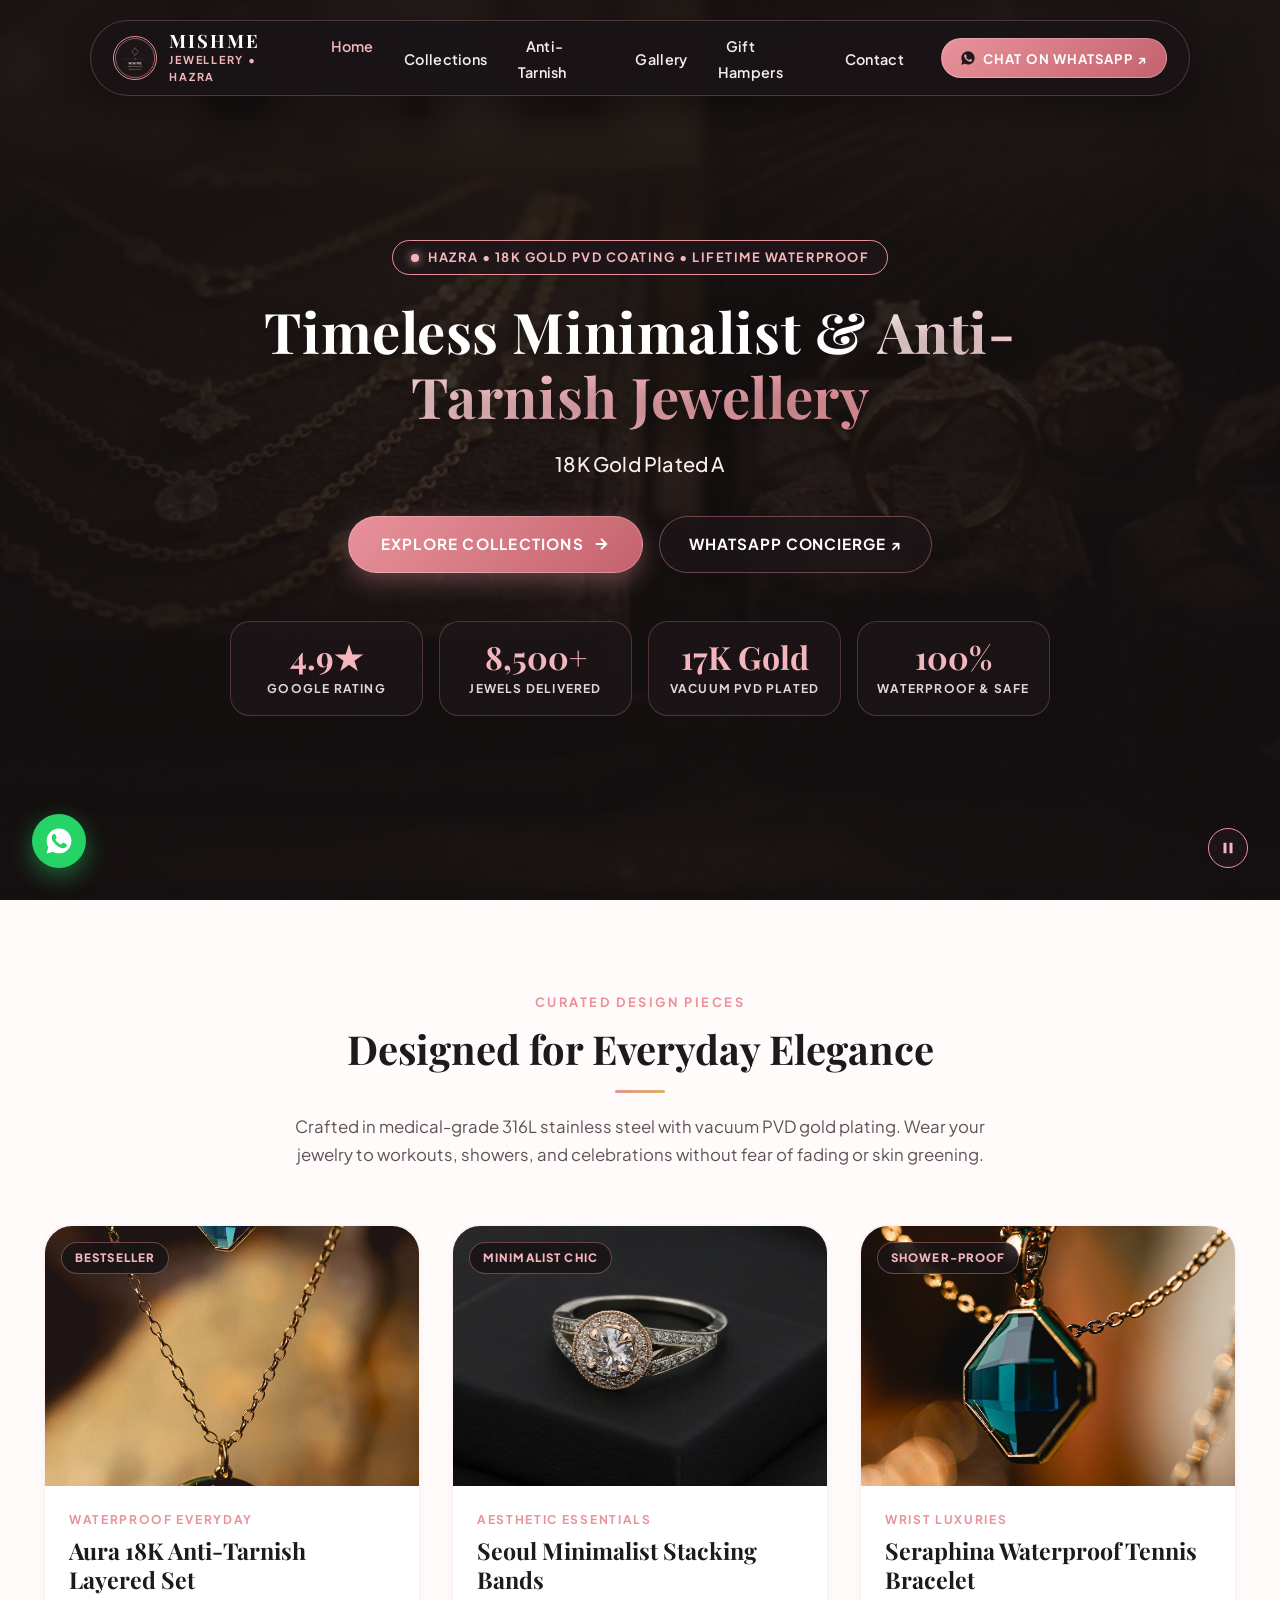
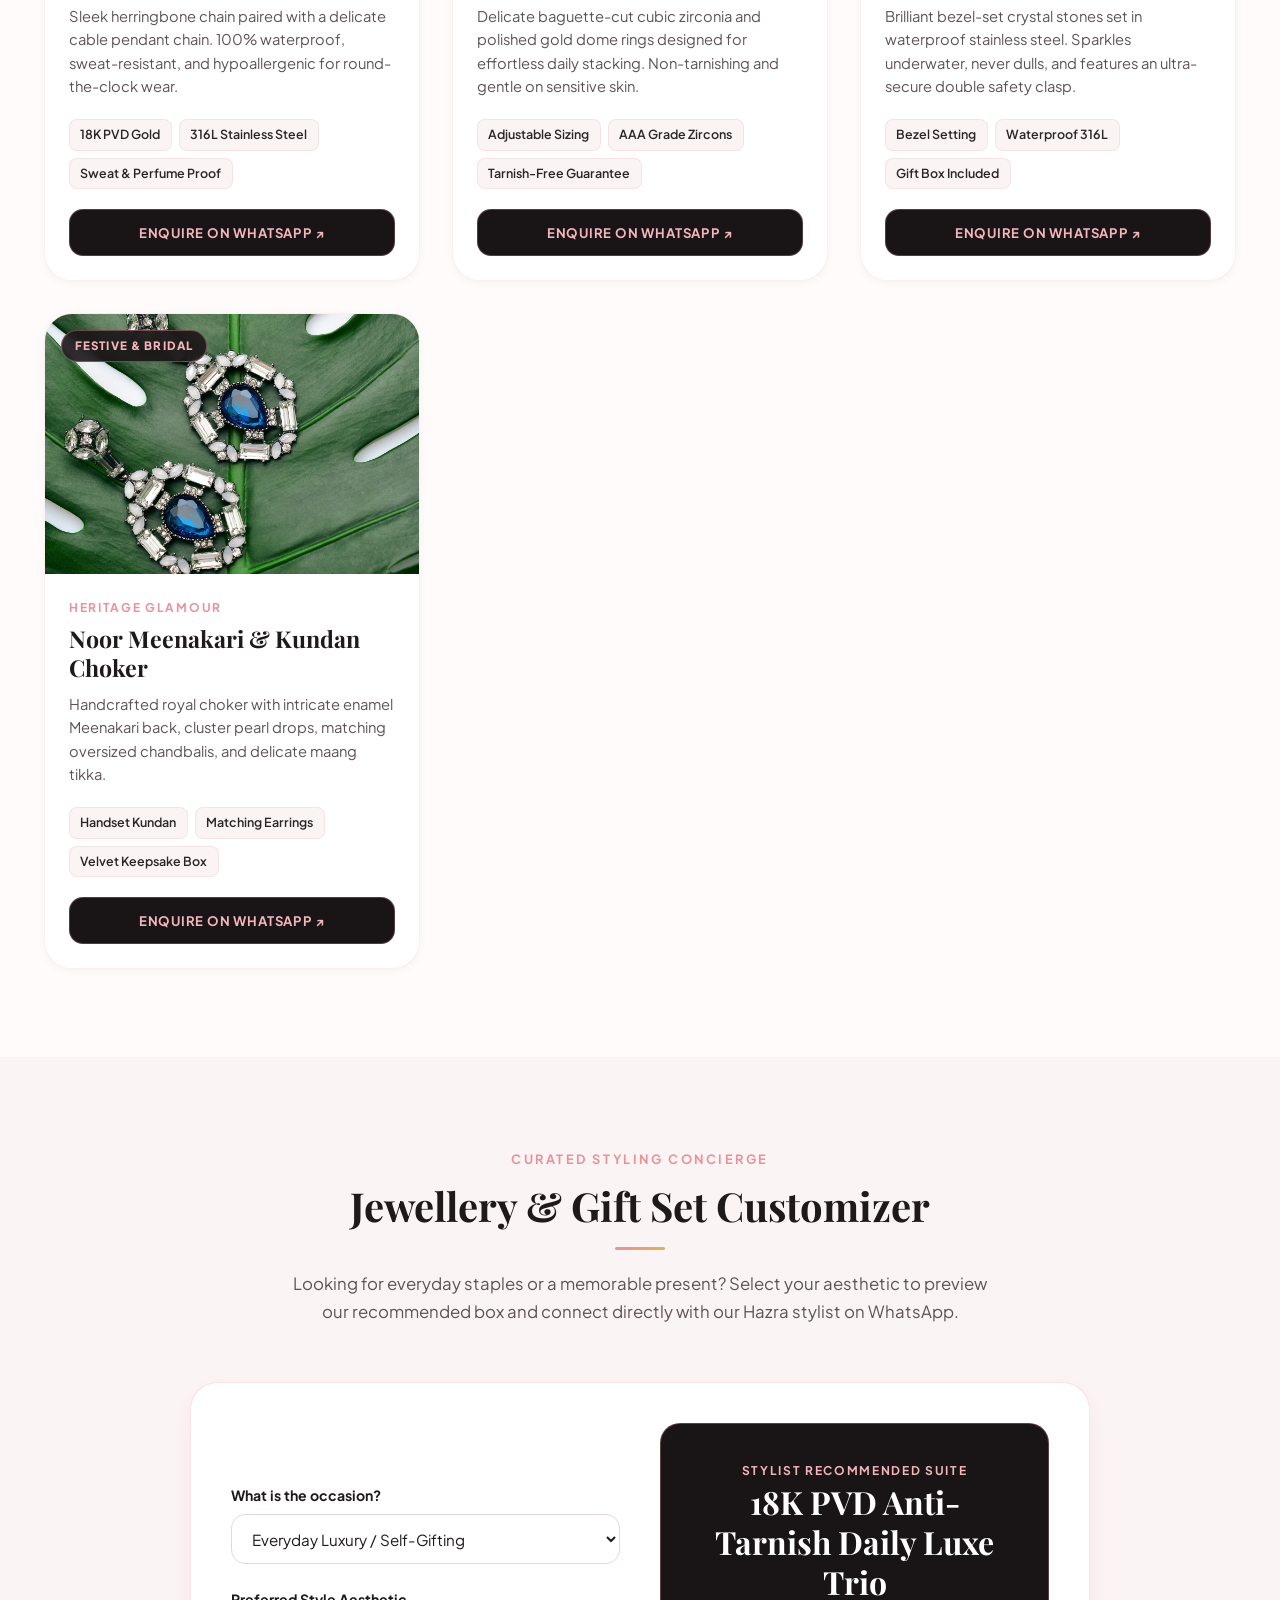
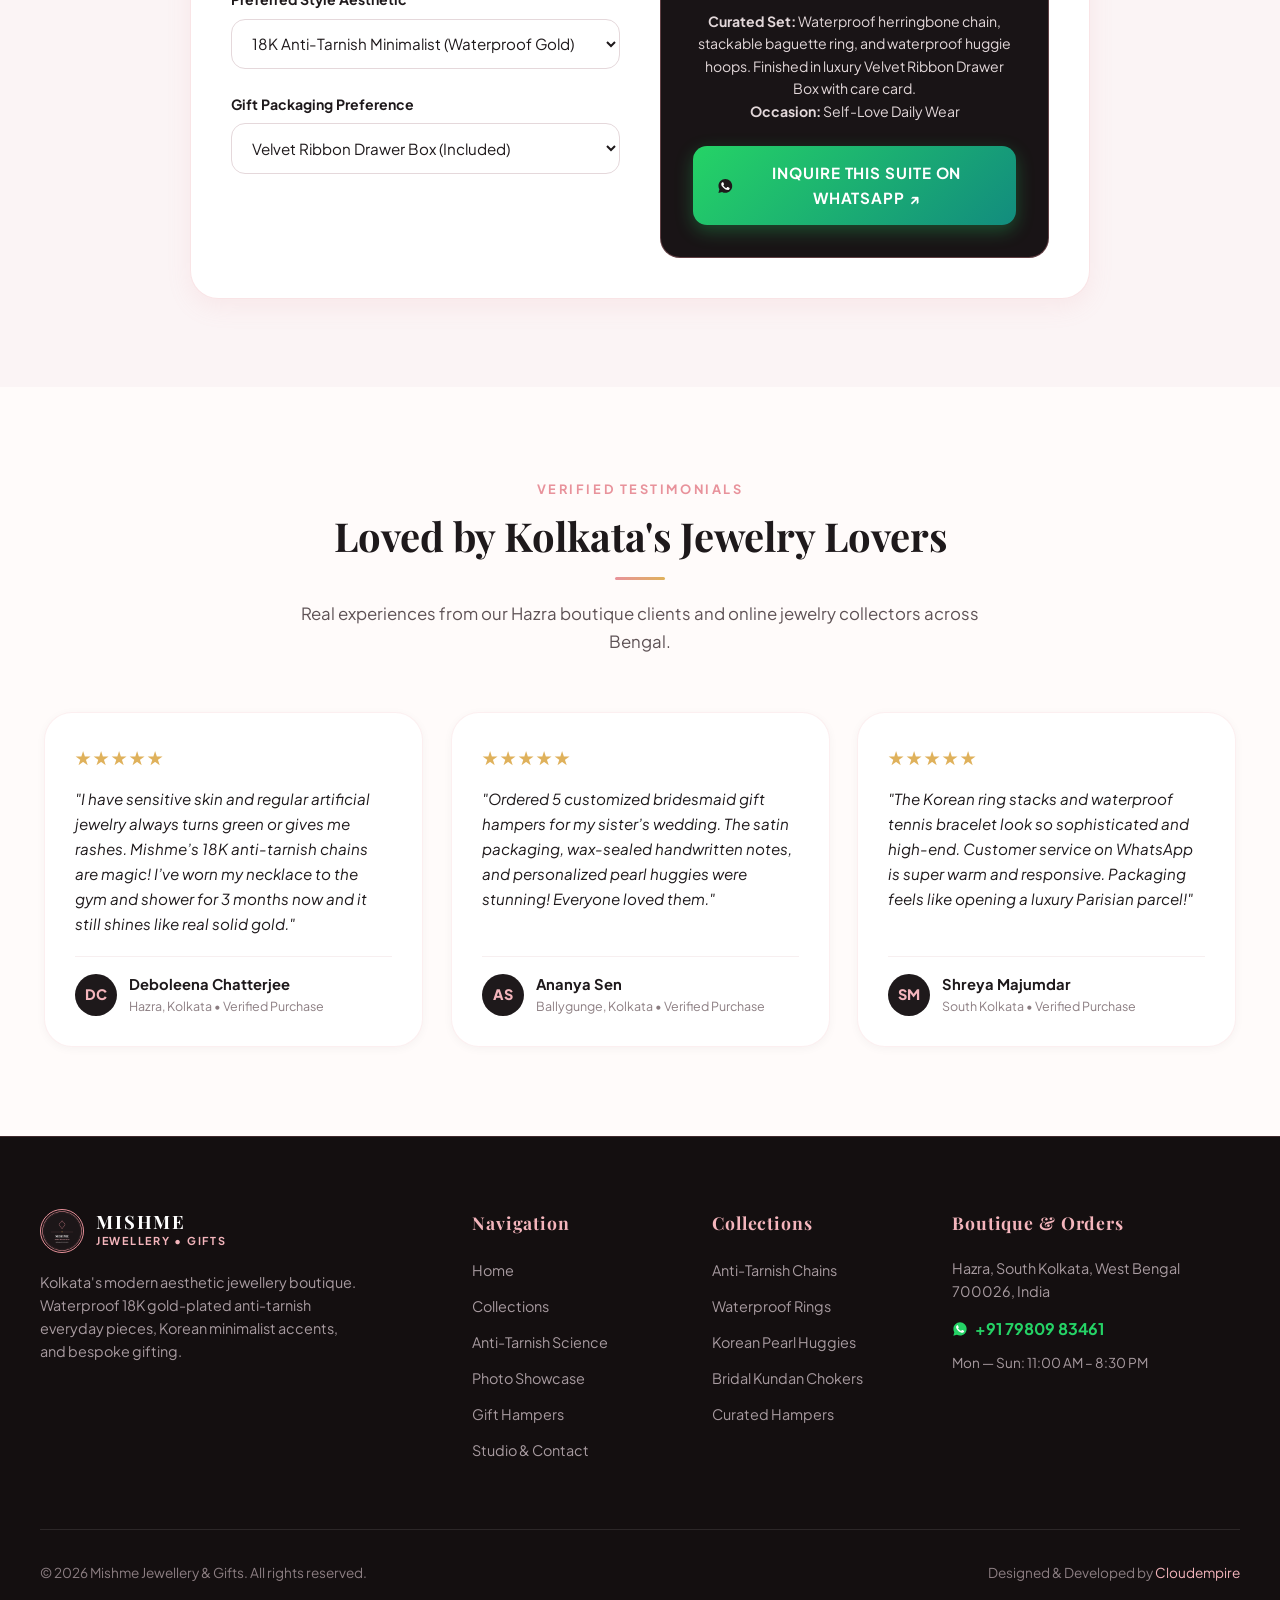
<file: index.html>
<!DOCTYPE html>
<html lang="en">
<head>
  <meta charset="UTF-8">
  <meta name="viewport" content="width=device-width, initial-scale=1.0">
  <title>Mishme Jewellery & Gifts — Anti-Tarnish & Minimalist Jewellery | Hazra, Kolkata</title>
  <meta name="description" content="Discover 18K gold-plated anti-tarnish waterproof jewellery, Korean minimalist chains, royal Kundan chokers & bespoke curated gift hampers in Hazra, Kolkata.">

  <!-- Favicon Suite -->
  <link rel="icon" type="image/svg+xml" href="assets/images/favicon.svg">
  <link rel="icon" type="image/png" sizes="32x32" href="assets/images/favicon-32x32.png">
  <link rel="shortcut icon" href="assets/images/favicon.ico">
  <link rel="apple-touch-icon" sizes="180x180" href="assets/images/apple-touch-icon.png">

  <!-- Fonts -->
  <link rel="preconnect" href="https://fonts.googleapis.com">
  <link rel="preconnect" href="https://fonts.gstatic.com" crossorigin>
  <link href="https://fonts.googleapis.com/css2?family=Playfair+Display:ital,wght@0,600;0,700;0,900;1,600&family=Plus+Jakarta+Sans:wght@400;500;600;700;800&display=swap" rel="stylesheet">

  <link rel="stylesheet" href="css/style.css">
</head>
<body>

  <!-- FLOATING NAVBAR -->
  <header class="site-header">
    <nav class="nav-pill-wrapper" aria-label="Main Navigation">
      <a href="index.html" class="brand-block">
        <div class="brand-emblem-wrap">
          <img src="assets/images/logo.png" alt="Mishme Jewellery Royal Emblem" class="brand-emblem">
        </div>
        <div class="brand-text-wrap">
          <span class="brand-name">MISHME</span>
          <span class="brand-sub">JEWELLERY &#8226; HAZRA</span>
        </div>
      </a>

      <ul class="nav-links">
        <li><a href="index.html" class="nav-link active">Home</a></li>
        <li><a href="collections.html" class="nav-link">Collections</a></li>
        <li><a href="quality.html" class="nav-link">Anti-Tarnish</a></li>
        <li><a href="gallery.html" class="nav-link">Gallery</a></li>
        <li><a href="gifting.html" class="nav-link">Gift Hampers</a></li>
        <li><a href="contact.html" class="nav-link">Contact</a></li>
      </ul>

      <div class="header-actions">
        <a href="https://wa.me/917980983461?text=Namaste%20Mishme!%20I'd%20like%20to%20view%20your%20jewellery%20catalogue." class="btn-cta-pill" target="_blank" rel="noopener noreferrer">
          <svg width="16" height="16" viewBox="0 0 24 24" fill="none">
            <path d="M12.04 2C6.58 2 2.13 6.45 2.13 11.91C2.13 13.66 2.59 15.36 3.45 16.86L2.05 22L7.3 20.62C8.75 21.41 10.38 21.83 12.04 21.83C17.5 21.83 21.95 17.38 21.95 11.92C21.95 6.46 17.5 2 12.04 2Z" fill="#1e191b"/>
            <path d="M17.53 14.37C17.23 14.22 15.75 13.49 15.48 13.39C15.2 13.29 15 13.24 14.81 13.54C14.61 13.84 14.05 14.49 13.88 14.69C13.71 14.89 13.54 14.91 13.24 14.76C12.94 14.61 11.98 14.3 10.85 13.29C9.97 12.5 9.37 11.53 9.2 11.23C9.03 10.93 9.18 10.77 9.33 10.62C9.47 10.48 9.64 10.26 9.79 10.09C9.94 9.92 9.99 9.79 10.09 9.59C10.19 9.39 10.14 9.22 10.06 9.07C9.99 8.92 9.42 7.52 9.18 6.95C8.95 6.4 8.71 6.47 8.54 6.46C8.38 6.46 8.19 6.45 7.99 6.45C7.79 6.45 7.47 6.52 7.2 6.82C6.93 7.12 6.16 7.84 6.16 9.31C6.16 10.78 7.23 12.2 7.38 12.4C7.53 12.6 9.48 15.61 12.47 16.9C13.18 17.21 13.74 17.39 14.17 17.53C14.88 17.76 15.53 17.73 16.05 17.65C16.63 17.56 17.83 16.92 18.08 16.22C18.33 15.52 18.33 14.92 18.25 14.79C18.17 14.67 17.98 14.59 17.68 14.44L17.53 14.37Z" fill="#e8929b"/>
          </svg>
          <span>CHAT ON WHATSAPP ↗</span>
        </a>
        <button class="hamburger-toggle" aria-label="Toggle navigation drawer" aria-expanded="false">
          <svg width="22" height="22" viewBox="0 0 24 24" fill="none" stroke="currentColor" stroke-width="2.5"><path d="M3 12h18M3 6h18M3 18h18"/></svg>
        </button>
      </div>
    </nav>
  </header>

  <!-- HERO SECTION WITH CINEMATIC 16:9 VIDEO -->
  <section class="hero-wrapper">
    <div class="hero-video-container">
      <video class="hero-video-bg" autoplay muted loop playsinline poster="assets/images/hero-poster.jpg">
        <source src="assets/videos/hero.mp4" type="video/mp4">
      </video>
    </div>
    <div class="hero-overlay-gradient"></div>

    <div class="hero-content glide-in">
      <div class="hero-badge">
        <span class="live-beacon"></span>
        <span>HAZRA &#8226; 18K GOLD PVD COATING &#8226; LIFETIME WATERPROOF</span>
      </div>

      <h1 class="hero-title">Timeless Minimalist & <span class="text-rose">Anti-Tarnish Jewellery</span></h1>
      <p class="dynamic-typewriter">18K Gold Plated Anti-Tarnish & Waterproof Jewellery in Hazra, Kolkata.</p>

      <div class="hero-ctas">
        <a href="collections.html" class="btn-hero-primary">
          <span>EXPLORE COLLECTIONS</span>
          <svg width="18" height="18" viewBox="0 0 24 24" fill="none" stroke="currentColor" stroke-width="2.5"><path d="M5 12h14M12 5l7 7-7 7"/></svg>
        </a>
        <a href="https://wa.me/917980983461?text=Namaste%20Mishme!%20I'd%20like%20to%20enquire%20about%20your%20jewellery%20designs." class="btn-hero-secondary" target="_blank" rel="noopener noreferrer">
          <span>WHATSAPP CONCIERGE ↗</span>
        </a>
      </div>

      <!-- 4 TELEMETRY HERO STATS -->
      <div class="hero-stats-row">
        <div class="hero-stat-card">
          <div class="stat-number stat-counter" data-target="4.9" data-suffix="★">0★</div>
          <div class="stat-label">Google Rating</div>
        </div>
        <div class="hero-stat-card">
          <div class="stat-number stat-counter" data-target="8500" data-suffix="+">0+</div>
          <div class="stat-label">Jewels Delivered</div>
        </div>
        <div class="hero-stat-card">
          <div class="stat-number stat-counter" data-target="18" data-suffix="K Gold">0K Gold</div>
          <div class="stat-label">Vacuum PVD Plated</div>
        </div>
        <div class="hero-stat-card">
          <div class="stat-number stat-counter" data-target="100" data-suffix="%">0%</div>
          <div class="stat-label">Waterproof & Safe</div>
        </div>
      </div>
    </div>

    <!-- Video control button -->
    <button class="video-control-btn" aria-label="Pause Hero Video">
      <svg width="18" height="18" viewBox="0 0 24 24" fill="currentColor"><path d="M6 19h4V5H6v14zm8-14v14h4V5h-4z"/></svg>
    </button>
  </section>

  <!-- SIGNATURE COLLECTIONS SHOWCASE -->
  <section class="section">
    <div class="shell">
      <div class="section-header glide-in">
        <span class="section-tag">CURATED DESIGN PIECES</span>
        <h2 class="section-title">Designed for Everyday Elegance</h2>
        <div class="rose-divider"></div>
        <p class="section-subtitle">Crafted in medical-grade 316L stainless steel with vacuum PVD gold plating. Wear your jewelry to workouts, showers, and celebrations without fear of fading or skin greening.</p>
      </div>

      <div class="portfolio-grid">
        <!-- Item 1: Anti-Tarnish Layered Chains -->
        <article class="jewel-card glide-in">
          <div class="card-media-wrap">
            <img src="assets/images/jewel-anti-tarnish-layer.jpg" alt="18K Gold Anti-Tarnish Layered Chains" class="card-img" loading="lazy" decoding="async">
            <span class="card-badge">BESTSELLER</span>
          </div>
          <div class="card-body">
            <span class="card-tag">Waterproof Everyday</span>
            <h3 class="card-title">Aura 18K Anti-Tarnish Layered Set</h3>
            <p class="card-desc">Sleek herringbone chain paired with a delicate cable pendant chain. 100% waterproof, sweat-resistant, and hypoallergenic for round-the-clock wear.</p>
            <div class="card-specs">
              <span class="spec-chip">18K PVD Gold</span>
              <span class="spec-chip">316L Stainless Steel</span>
              <span class="spec-chip">Sweat & Perfume Proof</span>
            </div>
            <a href="https://wa.me/917980983461?text=Hi%20Mishme!%20I'd%20like%20to%20enquire%20about%20the%20Aura%20Anti-Tarnish%20Layered%20Set." class="btn-card-inquire" target="_blank" rel="noopener noreferrer">
              <span>ENQUIRE ON WHATSAPP ↗</span>
            </a>
          </div>
        </article>

        <!-- Item 2: Korean Minimalist Rings -->
        <article class="jewel-card glide-in">
          <div class="card-media-wrap">
            <img src="assets/images/jewel-korean-rings.jpg" alt="Korean Minimalist Rings & Bands" class="card-img" loading="lazy" decoding="async">
            <span class="card-badge">MINIMALIST CHIC</span>
          </div>
          <div class="card-body">
            <span class="card-tag">Aesthetic Essentials</span>
            <h3 class="card-title">Seoul Minimalist Stacking Bands</h3>
            <p class="card-desc">Delicate baguette-cut cubic zirconia and polished gold dome rings designed for effortless daily stacking. Non-tarnishing and gentle on sensitive skin.</p>
            <div class="card-specs">
              <span class="spec-chip">Adjustable Sizing</span>
              <span class="spec-chip">AAA Grade Zircons</span>
              <span class="spec-chip">Tarnish-Free Guarantee</span>
            </div>
            <a href="https://wa.me/917980983461?text=Hi%20Mishme!%20I'd%20like%20to%20enquire%20about%20the%20Seoul%20Minimalist%20Stacking%20Bands." class="btn-card-inquire" target="_blank" rel="noopener noreferrer">
              <span>ENQUIRE ON WHATSAPP ↗</span>
            </a>
          </div>
        </article>

        <!-- Item 3: Waterproof Bracelets -->
        <article class="jewel-card glide-in">
          <div class="card-media-wrap">
            <img src="assets/images/jewel-waterproof-bracelets.jpg" alt="Waterproof Tennis & Chain Bracelets" class="card-img" loading="lazy" decoding="async">
            <span class="card-badge">SHOWER-PROOF</span>
          </div>
          <div class="card-body">
            <span class="card-tag">Wrist Luxuries</span>
            <h3 class="card-title">Seraphina Waterproof Tennis Bracelet</h3>
            <p class="card-desc">Brilliant bezel-set crystal stones set in waterproof stainless steel. Sparkles underwater, never dulls, and features an ultra-secure double safety clasp.</p>
            <div class="card-specs">
              <span class="spec-chip">Bezel Setting</span>
              <span class="spec-chip">Waterproof 316L</span>
              <span class="spec-chip">Gift Box Included</span>
            </div>
            <a href="https://wa.me/917980983461?text=Hi%20Mishme!%20I'd%20like%20to%20enquire%20about%20the%20Seraphina%20Tennis%20Bracelet." class="btn-card-inquire" target="_blank" rel="noopener noreferrer">
              <span>ENQUIRE ON WHATSAPP ↗</span>
            </a>
          </div>
        </article>

        <!-- Item 4: Royal Kundan Statement Sets -->
        <article class="jewel-card glide-in">
          <div class="card-media-wrap">
            <img src="assets/images/jewel-kundan-statement.jpg" alt="Royal Kundan & Polki Statement Choker" class="card-img" loading="lazy" decoding="async">
            <span class="card-badge">FESTIVE & BRIDAL</span>
          </div>
          <div class="card-body">
            <span class="card-tag">Heritage Glamour</span>
            <h3 class="card-title">Noor Meenakari & Kundan Choker</h3>
            <p class="card-desc">Handcrafted royal choker with intricate enamel Meenakari back, cluster pearl drops, matching oversized chandbalis, and delicate maang tikka.</p>
            <div class="card-specs">
              <span class="spec-chip">Handset Kundan</span>
              <span class="spec-chip">Matching Earrings</span>
              <span class="spec-chip">Velvet Keepsake Box</span>
            </div>
            <a href="https://wa.me/917980983461?text=Hi%20Mishme!%20I'd%20like%20to%20enquire%20about%20the%20Noor%20Kundan%20Choker." class="btn-card-inquire" target="_blank" rel="noopener noreferrer">
              <span>ENQUIRE ON WHATSAPP ↗</span>
            </a>
          </div>
        </article>
      </div>
    </div>
  </section>

  <!-- INTERACTIVE STYLE FINDER & GIFT BOX BUILDER WIDGET -->
  <section class="section section-alt">
    <div class="shell">
      <div class="section-header glide-in">
        <span class="section-tag">CURATED STYLING CONCIERGE</span>
        <h2 class="section-title">Jewellery & Gift Set Customizer</h2>
        <div class="rose-divider"></div>
        <p class="section-subtitle">Looking for everyday staples or a memorable present? Select your aesthetic to preview our recommended box and connect directly with our Hazra stylist on WhatsApp.</p>
      </div>

      <div class="calc-card glide-in">
        <div class="calc-grid">
          <div>
            <div class="calc-control-group">
              <label class="calc-label" for="calcOccasion">What is the occasion?</label>
              <select id="calcOccasion" class="calc-select">
                <option value="Self-Love Daily Wear" selected>Everyday Luxury / Self-Gifting</option>
                <option value="Birthday Celebration">Birthday Gift</option>
                <option value="Bridesmaid Proposal">Bridesmaid Proposal Box</option>
                <option value="Anniversary Romance">Anniversary Surprise</option>
                <option value="Festive / Wedding Guest">Wedding Guest Glamour</option>
              </select>
            </div>

            <div class="calc-control-group">
              <label class="calc-label" for="calcAesthetic">Preferred Style Aesthetic</label>
              <select id="calcAesthetic" class="calc-select">
                <option value="18K Anti-Tarnish Minimalist" selected>18K Anti-Tarnish Minimalist (Waterproof Gold)</option>
                <option value="Korean Chic & Pearls">Korean Aesthetic & Dainty Pearls</option>
                <option value="Royal Kundan & Polki">Royal Kundan & Heritage Glamour</option>
                <option value="Curated Luxury Hamper">Complete Luxury Hamper (Jewels + Candle + Keepsake)</option>
              </select>
            </div>

            <div class="calc-control-group">
              <label class="calc-label" for="calcPack">Gift Packaging Preference</label>
              <select id="calcPack" class="calc-select">
                <option value="Velvet Ribbon Drawer Box" selected>Velvet Ribbon Drawer Box (Included)</option>
                <option value="Luxury Hardbound Hamper Chest">Luxury Hardbound Hamper Chest (+ Wax Sealed Card)</option>
                <option value="Travel Jewellery Pouch">Satin Travel Jewellery Pouch</option>
              </select>
            </div>
          </div>

          <div class="calc-result-box">
            <span class="calc-result-badge">STYLIST RECOMMENDED SUITE</span>
            <div id="calcResultValue" class="calc-result-value">18K PVD Anti-Tarnish Daily Luxe Trio</div>
            <div id="calcResultBreakdown" class="calc-result-breakdown">
              <strong>Curated Set:</strong> Waterproof herringbone chain, stackable baguette ring, and waterproof huggie hoops. Finished in luxury Velvet Ribbon Drawer Box with care card.<br>
              <strong>Occasion:</strong> Everyday Luxury / Self-Gifting
            </div>

            <a id="btnCalcWa" href="https://wa.me/917980983461" class="btn-form-submit" target="_blank" rel="noopener noreferrer">
              <svg width="20" height="20" viewBox="0 0 24 24" fill="none">
                <path d="M12.04 2C6.58 2 2.13 6.45 2.13 11.91C2.13 13.66 2.59 15.36 3.45 16.86L2.05 22L7.3 20.62C8.75 21.41 10.38 21.83 12.04 21.83C17.5 21.83 21.95 17.38 21.95 11.92C21.95 6.46 17.5 2 12.04 2Z" fill="#1e191b"/>
                <path d="M17.53 14.37C17.23 14.22 15.75 13.49 15.48 13.39C15.2 13.29 15 13.24 14.81 13.54C14.61 13.84 14.05 14.49 13.88 14.69C13.71 14.89 13.54 14.91 13.24 14.76C12.94 14.61 11.98 14.3 10.85 13.29C9.97 12.5 9.37 11.53 9.2 11.23C9.03 10.93 9.18 10.77 9.33 10.62C9.47 10.48 9.64 10.26 9.79 10.09C9.94 9.92 9.99 9.79 10.09 9.59C10.19 9.39 10.14 9.22 10.06 9.07C9.99 8.92 9.42 7.52 9.18 6.95C8.95 6.4 8.71 6.47 8.54 6.46C8.38 6.46 8.19 6.45 7.99 6.45C7.79 6.45 7.47 6.52 7.2 6.82C6.93 7.12 6.16 7.84 6.16 9.31C6.16 10.78 7.23 12.2 7.38 12.4C7.53 12.6 9.48 15.61 12.47 16.9C13.18 17.21 13.74 17.39 14.17 17.53C14.88 17.76 15.53 17.73 16.05 17.65C16.63 17.56 17.83 16.92 18.08 16.22C18.33 15.52 18.33 14.92 18.25 14.79C18.17 14.67 17.98 14.59 17.68 14.44L17.53 14.37Z" fill="#ffffff"/>
              </svg>
              <span>INQUIRE THIS SUITE ON WHATSAPP ↗</span>
            </a>
          </div>
        </div>
      </div>
    </div>
  </section>

  <!-- AUTHENTIC CLIENT REVIEWS -->
  <section class="section">
    <div class="shell">
      <div class="section-header glide-in">
        <span class="section-tag">VERIFIED TESTIMONIALS</span>
        <h2 class="section-title">Loved by Kolkata's Jewelry Lovers</h2>
        <div class="rose-divider"></div>
        <p class="section-subtitle">Real experiences from our Hazra boutique clients and online jewelry collectors across Bengal.</p>
      </div>

      <div class="reviews-grid">
        <!-- Review 1 -->
        <div class="review-card glide-in">
          <div class="review-stars">★★★★★</div>
          <p class="review-text">"I have sensitive skin and regular artificial jewelry always turns green or gives me rashes. Mishme’s 18K anti-tarnish chains are magic! I’ve worn my necklace to the gym and shower for 3 months now and it still shines like real solid gold."</p>
          <div class="reviewer-meta">
            <div class="reviewer-avatar">DC</div>
            <div>
              <div class="reviewer-name">Deboleena Chatterjee</div>
              <div class="reviewer-loc">Hazra, Kolkata &#8226; Verified Purchase</div>
            </div>
          </div>
        </div>

        <!-- Review 2 -->
        <div class="review-card glide-in">
          <div class="review-stars">★★★★★</div>
          <p class="review-text">"Ordered 5 customized bridesmaid gift hampers for my sister’s wedding. The satin packaging, wax-sealed handwritten notes, and personalized pearl huggies were stunning! Everyone loved them."</p>
          <div class="reviewer-meta">
            <div class="reviewer-avatar">AS</div>
            <div>
              <div class="reviewer-name">Ananya Sen</div>
              <div class="reviewer-loc">Ballygunge, Kolkata &#8226; Verified Purchase</div>
            </div>
          </div>
        </div>

        <!-- Review 3 -->
        <div class="review-card glide-in">
          <div class="review-stars">★★★★★</div>
          <p class="review-text">"The Korean ring stacks and waterproof tennis bracelet look so sophisticated and high-end. Customer service on WhatsApp is super warm and responsive. Packaging feels like opening a luxury Parisian parcel!"</p>
          <div class="reviewer-meta">
            <div class="reviewer-avatar">SM</div>
            <div>
              <div class="reviewer-name">Shreya Majumdar</div>
              <div class="reviewer-loc">South Kolkata &#8226; Verified Purchase</div>
            </div>
          </div>
        </div>
      </div>
    </div>
  </section>

  <!-- FLOATING WHATSAPP BUTTON -->
  <a href="https://wa.me/917980983461?text=Namaste%20Mishme!%20I'd%20like%20to%20order%20jewellery." class="floating-wa-btn" aria-label="Chat on WhatsApp" target="_blank" rel="noopener noreferrer">
    <svg width="30" height="30" viewBox="0 0 24 24" fill="none">
      <path d="M12.04 2C6.58 2 2.13 6.45 2.13 11.91C2.13 13.66 2.59 15.36 3.45 16.86L2.05 22L7.3 20.62C8.75 21.41 10.38 21.83 12.04 21.83C17.5 21.83 21.95 17.38 21.95 11.92C21.95 6.46 17.5 2 12.04 2Z" fill="#FFFFFF"/>
      <path d="M17.53 14.37C17.23 14.22 15.75 13.49 15.48 13.39C15.2 13.29 15 13.24 14.81 13.54C14.61 13.84 14.05 14.49 13.88 14.69C13.71 14.89 13.54 14.91 13.24 14.76C12.94 14.61 11.98 14.3 10.85 13.29C9.97 12.5 9.37 11.53 9.2 11.23C9.03 10.93 9.18 10.77 9.33 10.62C9.47 10.48 9.64 10.26 9.79 10.09C9.94 9.92 9.99 9.79 10.09 9.59C10.19 9.39 10.14 9.22 10.06 9.07C9.99 8.92 9.42 7.52 9.18 6.95C8.95 6.4 8.71 6.47 8.54 6.46C8.38 6.46 8.19 6.45 7.99 6.45C7.79 6.45 7.47 6.52 7.2 6.82C6.93 7.12 6.16 7.84 6.16 9.31C6.16 10.78 7.23 12.2 7.38 12.4C7.53 12.6 9.48 15.61 12.47 16.9C13.18 17.21 13.74 17.39 14.17 17.53C14.88 17.76 15.53 17.73 16.05 17.65C16.63 17.56 17.83 16.92 18.08 16.22C18.33 15.52 18.33 14.92 18.25 14.79C18.17 14.67 17.98 14.59 17.68 14.44L17.53 14.37Z" fill="#25D366"/>
    </svg>
  </a>

  <!-- SITE FOOTER -->
  <footer class="site-footer">
    <div class="footer-inner">
      <div class="footer-col">
        <div class="brand-block" style="margin-bottom: 1.15rem;">
          <div class="brand-emblem-wrap">
            <img src="assets/images/logo.png" alt="Mishme Jewellery Emblem" class="brand-emblem">
          </div>
          <div class="brand-text-wrap">
            <span class="brand-name">MISHME</span>
            <span class="brand-sub">JEWELLERY &#8226; GIFTS</span>
          </div>
        </div>
        <p style="font-size: 0.9rem; line-height: 1.6; color: #a89ba0; max-width: 320px;">Kolkata's modern aesthetic jewellery boutique. Waterproof 18K gold-plated anti-tarnish everyday pieces, Korean minimalist accents, and bespoke gifting.</p>
      </div>

      <div class="footer-col">
        <h4>Navigation</h4>
        <ul class="footer-links-list">
          <li><a href="index.html">Home</a></li>
          <li><a href="collections.html">Collections</a></li>
          <li><a href="quality.html">Anti-Tarnish Science</a></li>
          <li><a href="gallery.html">Photo Showcase</a></li>
          <li><a href="gifting.html">Gift Hampers</a></li>
          <li><a href="contact.html">Studio & Contact</a></li>
        </ul>
      </div>

      <div class="footer-col">
        <h4>Collections</h4>
        <ul class="footer-links-list">
          <li><a href="collections.html">Anti-Tarnish Chains</a></li>
          <li><a href="collections.html">Waterproof Rings</a></li>
          <li><a href="collections.html">Korean Pearl Huggies</a></li>
          <li><a href="collections.html">Bridal Kundan Chokers</a></li>
          <li><a href="gifting.html">Curated Hampers</a></li>
        </ul>
      </div>

      <div class="footer-col">
        <h4>Boutique & Orders</h4>
        <p style="font-size: 0.9rem; color: #a89ba0; margin-bottom: 0.85rem;">Hazra, South Kolkata, West Bengal 700026, India</p>
        <p style="margin-bottom: 0.5rem;">
          <a href="https://wa.me/917980983461" style="color: #25D366; font-weight: 700; text-decoration: none; display: inline-flex; align-items: center; gap: 0.45rem;">
            <svg width="16" height="16" viewBox="0 0 24 24" fill="none"><path d="M12.04 2C6.58 2 2.13 6.45 2.13 11.91C2.13 13.66 2.59 15.36 3.45 16.86L2.05 22L7.3 20.62C8.75 21.41 10.38 21.83 12.04 21.83C17.5 21.83 21.95 17.38 21.95 11.92C21.95 6.46 17.5 2 12.04 2Z" fill="#25D366"/><path d="M17.53 14.37C17.23 14.22 15.75 13.49 15.48 13.39C15.2 13.29 15 13.24 14.81 13.54C14.61 13.84 14.05 14.49 13.88 14.69C13.71 14.89 13.54 14.91 13.24 14.76C12.94 14.61 11.98 14.3 10.85 13.29C9.97 12.5 9.37 11.53 9.2 11.23C9.03 10.93 9.18 10.77 9.33 10.62C9.47 10.48 9.64 10.26 9.79 10.09C9.94 9.92 9.99 9.79 10.09 9.59C10.19 9.39 10.14 9.22 10.06 9.07C9.99 8.92 9.42 7.52 9.18 6.95C8.95 6.4 8.71 6.47 8.54 6.46C8.38 6.46 8.19 6.45 7.99 6.45C7.79 6.45 7.47 6.52 7.2 6.82C6.93 7.12 6.16 7.84 6.16 9.31C6.16 10.78 7.23 12.2 7.38 12.4C7.53 12.6 9.48 15.61 12.47 16.9C13.18 17.21 13.74 17.39 14.17 17.53C14.88 17.76 15.53 17.73 16.05 17.65C16.63 17.56 17.83 16.92 18.08 16.22C18.33 15.52 18.33 14.92 18.25 14.79C18.17 14.67 17.98 14.59 17.68 14.44L17.53 14.37Z" fill="#FFFFFF"/></svg>
            <span>+91 79809 83461</span>
          </a>
        </p>
        <p style="font-size: 0.85rem; color: #a89ba0;">Mon — Sun: 11:00 AM – 8:30 PM</p>
      </div>
    </div>

    <div class="footer-bottom">
      <div>&copy; 2026 Mishme Jewellery & Gifts. All rights reserved.</div>
      <div>Designed & Developed by <a href="https://cloudempiretech/" target="_blank" rel="noopener noreferrer">Cloudempire</a></div>
    </div>
  </footer>

  <script src="js/main.js"></script>
</body>
</html>
</file>
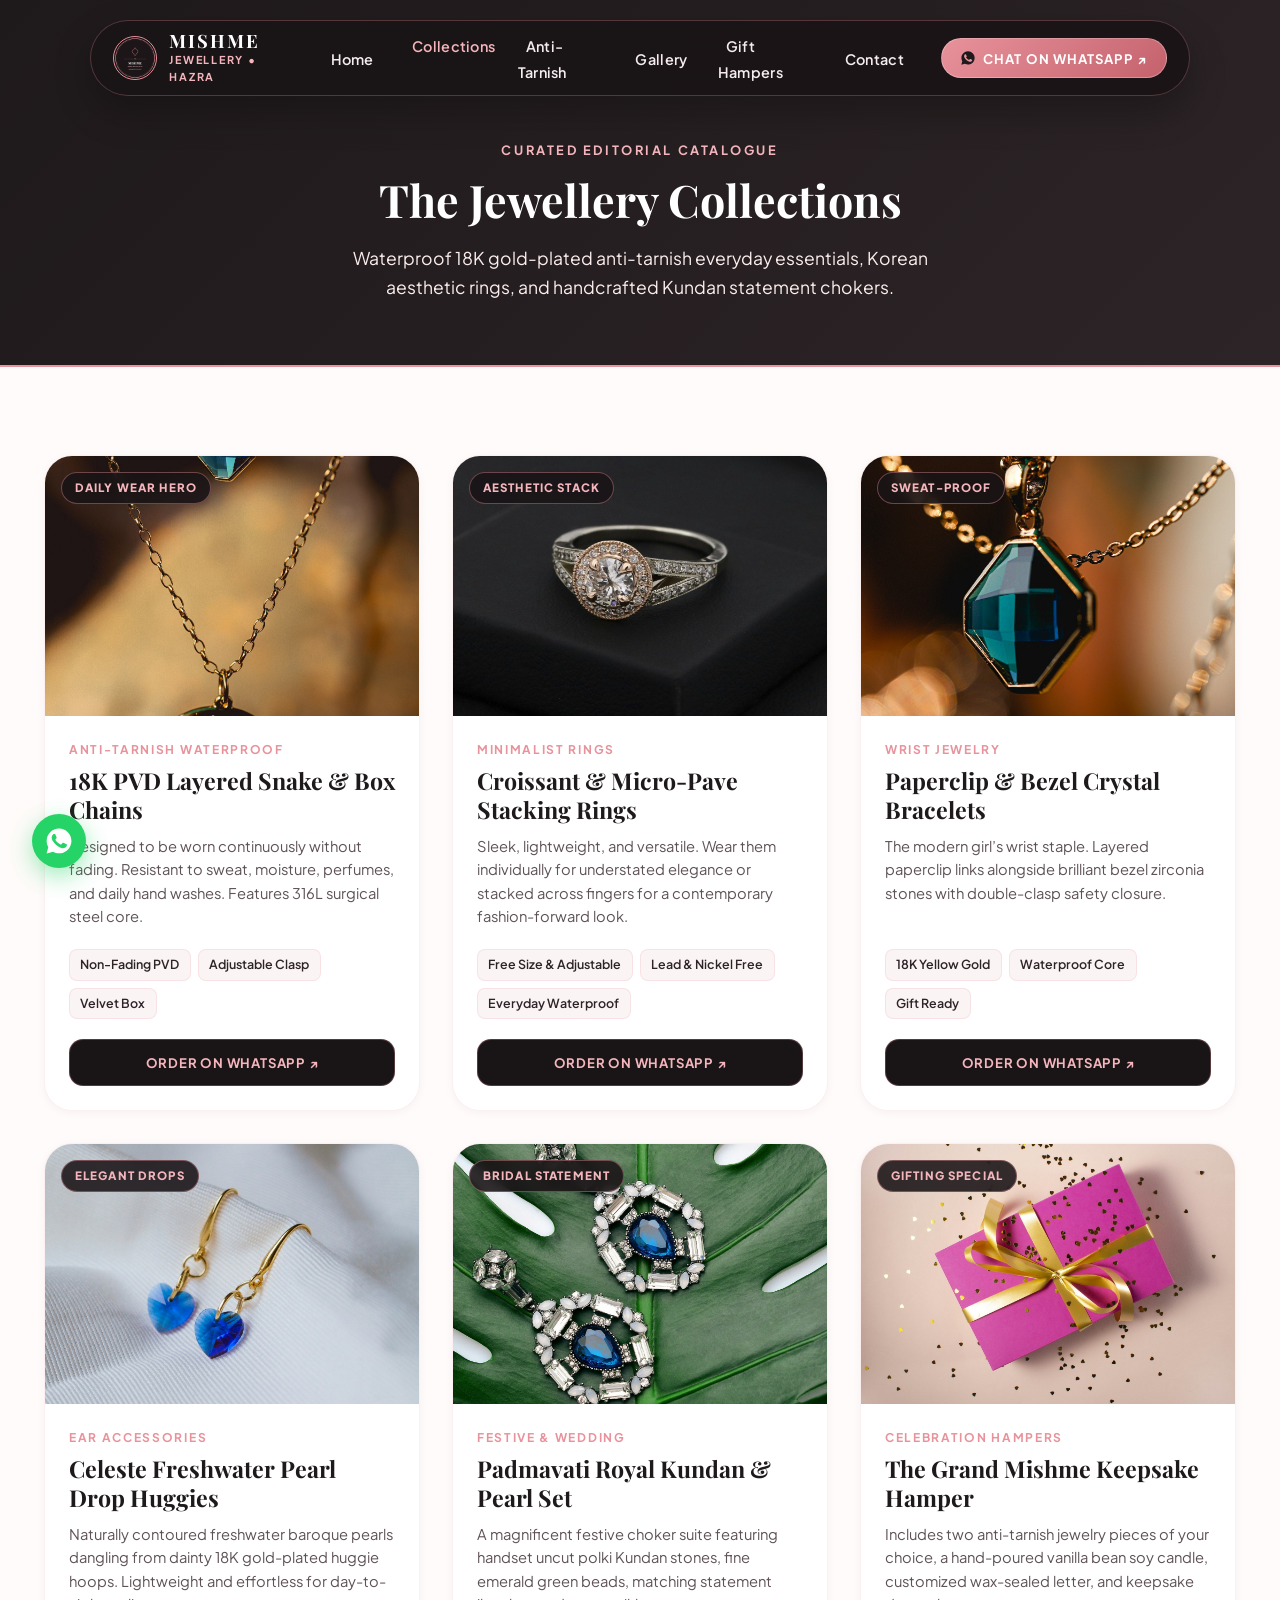
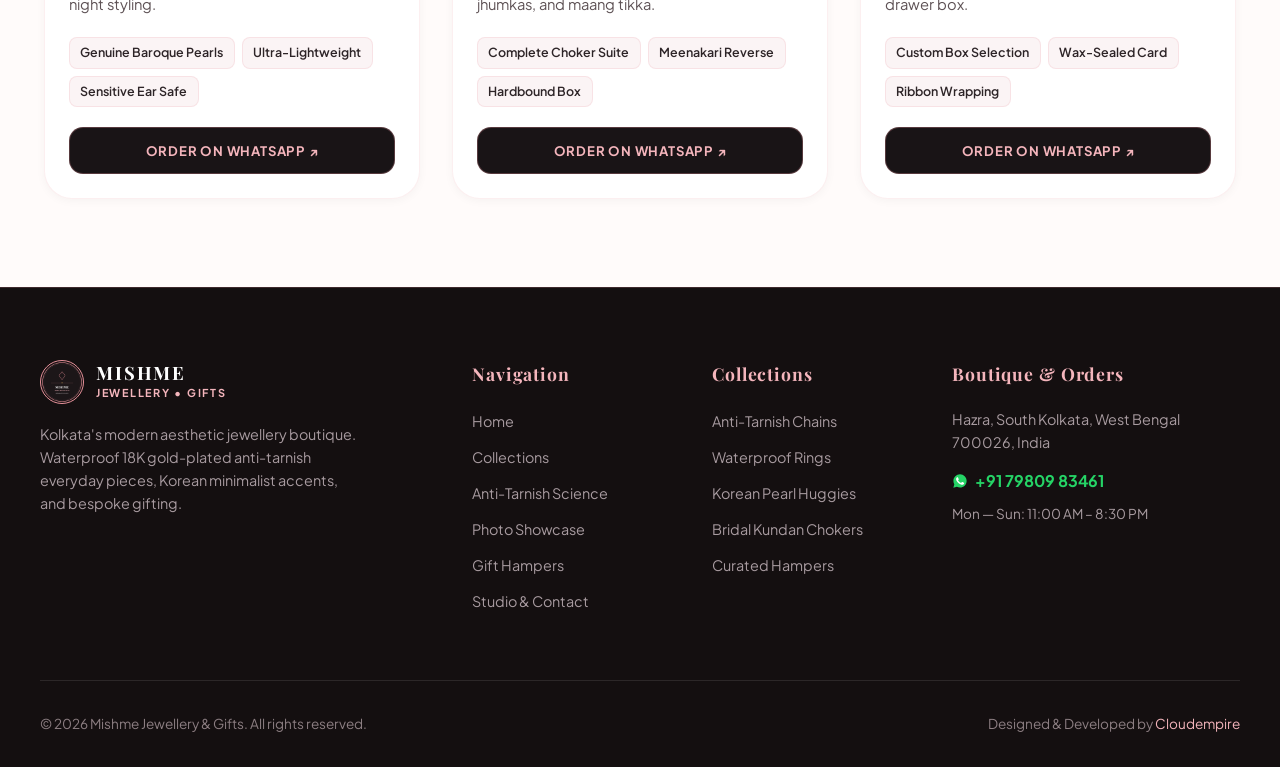
<file: collections.html>
<!DOCTYPE html>
<html lang="en">
<head>
  <meta charset="UTF-8">
  <meta name="viewport" content="width=device-width, initial-scale=1.0">
  <title>Jewellery Collections — Mishme Jewellery & Gifts | Hazra, Kolkata</title>
  <meta name="description" content="Browse 18K gold-plated anti-tarnish waterproof jewellery, Korean minimalist stacking rings, waterproof bracelets, and bridal Kundan statement sets.">

  <!-- Favicon Suite -->
  <link rel="icon" type="image/svg+xml" href="assets/images/favicon.svg">
  <link rel="icon" type="image/png" sizes="32x32" href="assets/images/favicon-32x32.png">
  <link rel="shortcut icon" href="assets/images/favicon.ico">
  <link rel="apple-touch-icon" sizes="180x180" href="assets/images/apple-touch-icon.png">

  <!-- Fonts -->
  <link rel="preconnect" href="https://fonts.googleapis.com">
  <link rel="preconnect" href="https://fonts.gstatic.com" crossorigin>
  <link href="https://fonts.googleapis.com/css2?family=Playfair+Display:ital,wght@0,600;0,700;0,900;1,600&family=Plus+Jakarta+Sans:wght@400;500;600;700;800&display=swap" rel="stylesheet">

  <link rel="stylesheet" href="css/style.css">
</head>
<body>

  <!-- FLOATING NAVBAR -->
  <header class="site-header">
    <nav class="nav-pill-wrapper" aria-label="Main Navigation">
      <a href="index.html" class="brand-block">
        <div class="brand-emblem-wrap">
          <img src="assets/images/logo.png" alt="Mishme Jewellery Royal Emblem" class="brand-emblem">
        </div>
        <div class="brand-text-wrap">
          <span class="brand-name">MISHME</span>
          <span class="brand-sub">JEWELLERY &#8226; HAZRA</span>
        </div>
      </a>

      <ul class="nav-links">
        <li><a href="index.html" class="nav-link">Home</a></li>
        <li><a href="collections.html" class="nav-link active">Collections</a></li>
        <li><a href="quality.html" class="nav-link">Anti-Tarnish</a></li>
        <li><a href="gallery.html" class="nav-link">Gallery</a></li>
        <li><a href="gifting.html" class="nav-link">Gift Hampers</a></li>
        <li><a href="contact.html" class="nav-link">Contact</a></li>
      </ul>

      <div class="header-actions">
        <a href="https://wa.me/917980983461?text=Namaste%20Mishme!%20I'd%20like%20to%20order%20from%20the%20collections." class="btn-cta-pill" target="_blank" rel="noopener noreferrer">
          <svg width="16" height="16" viewBox="0 0 24 24" fill="none">
            <path d="M12.04 2C6.58 2 2.13 6.45 2.13 11.91C2.13 13.66 2.59 15.36 3.45 16.86L2.05 22L7.3 20.62C8.75 21.41 10.38 21.83 12.04 21.83C17.5 21.83 21.95 17.38 21.95 11.92C21.95 6.46 17.5 2 12.04 2Z" fill="#1e191b"/>
            <path d="M17.53 14.37C17.23 14.22 15.75 13.49 15.48 13.39C15.2 13.29 15 13.24 14.81 13.54C14.61 13.84 14.05 14.49 13.88 14.69C13.71 14.89 13.54 14.91 13.24 14.76C12.94 14.61 11.98 14.3 10.85 13.29C9.97 12.5 9.37 11.53 9.2 11.23C9.03 10.93 9.18 10.77 9.33 10.62C9.47 10.48 9.64 10.26 9.79 10.09C9.94 9.92 9.99 9.79 10.09 9.59C10.19 9.39 10.14 9.22 10.06 9.07C9.99 8.92 9.42 7.52 9.18 6.95C8.95 6.4 8.71 6.47 8.54 6.46C8.38 6.46 8.19 6.45 7.99 6.45C7.79 6.45 7.47 6.52 7.2 6.82C6.93 7.12 6.16 7.84 6.16 9.31C6.16 10.78 7.23 12.2 7.38 12.4C7.53 12.6 9.48 15.61 12.47 16.9C13.18 17.21 13.74 17.39 14.17 17.53C14.88 17.76 15.53 17.73 16.05 17.65C16.63 17.56 17.83 16.92 18.08 16.22C18.33 15.52 18.33 14.92 18.25 14.79C18.17 14.67 17.98 14.59 17.68 14.44L17.53 14.37Z" fill="#e8929b"/>
          </svg>
          <span>CHAT ON WHATSAPP ↗</span>
        </a>
        <button class="hamburger-toggle" aria-label="Toggle navigation drawer" aria-expanded="false">
          <svg width="22" height="22" viewBox="0 0 24 24" fill="none" stroke="currentColor" stroke-width="2.5"><path d="M3 12h18M3 6h18M3 18h18"/></svg>
        </button>
      </div>
    </nav>
  </header>

  <!-- SUBPAGE BANNER -->
  <section class="subpage-banner">
    <div class="shell glide-in">
      <span class="section-tag" style="color: var(--color-accent-light);">CURATED EDITORIAL CATALOGUE</span>
      <h1 class="section-title" style="color: #ffffff; font-size: 2.8rem;">The Jewellery Collections</h1>
      <p style="color: #fbeeed; font-size: 1.1rem; max-width: 650px; margin: 0 auto;">Waterproof 18K gold-plated anti-tarnish everyday essentials, Korean aesthetic rings, and handcrafted Kundan statement chokers.</p>
    </div>
  </section>

  <!-- COLLECTIONS GRID -->
  <section class="section">
    <div class="shell">
      <div class="portfolio-grid">
        <!-- 1. Anti-Tarnish Chains -->
        <article class="jewel-card glide-in">
          <div class="card-media-wrap">
            <img src="assets/images/jewel-anti-tarnish-layer.jpg" alt="18K Gold PVD Anti-Tarnish Necklaces" class="card-img" loading="lazy" decoding="async">
            <span class="card-badge">DAILY WEAR HERO</span>
          </div>
          <div class="card-body">
            <span class="card-tag">Anti-Tarnish Waterproof</span>
            <h3 class="card-title">18K PVD Layered Snake & Box Chains</h3>
            <p class="card-desc">Designed to be worn continuously without fading. Resistant to sweat, moisture, perfumes, and daily hand washes. Features 316L surgical steel core.</p>
            <div class="card-specs">
              <span class="spec-chip">Non-Fading PVD</span>
              <span class="spec-chip">Adjustable Clasp</span>
              <span class="spec-chip">Velvet Box</span>
            </div>
            <a href="https://wa.me/917980983461?text=Hi%20Mishme!%20I'd%20like%20to%20order%20the%2018K%20PVD%20Layered%20Snake%20Chains." class="btn-card-inquire" target="_blank" rel="noopener noreferrer">
              <span>ORDER ON WHATSAPP ↗</span>
            </a>
          </div>
        </article>

        <!-- 2. Korean Minimalist Rings -->
        <article class="jewel-card glide-in">
          <div class="card-media-wrap">
            <img src="assets/images/jewel-korean-rings.jpg" alt="Korean Aesthetic Stacking Rings" class="card-img" loading="lazy" decoding="async">
            <span class="card-badge">AESTHETIC STACK</span>
          </div>
          <div class="card-body">
            <span class="card-tag">Minimalist Rings</span>
            <h3 class="card-title">Croissant & Micro-Pave Stacking Rings</h3>
            <p class="card-desc">Sleek, lightweight, and versatile. Wear them individually for understated elegance or stacked across fingers for a contemporary fashion-forward look.</p>
            <div class="card-specs">
              <span class="spec-chip">Free Size & Adjustable</span>
              <span class="spec-chip">Lead & Nickel Free</span>
              <span class="spec-chip">Everyday Waterproof</span>
            </div>
            <a href="https://wa.me/917980983461?text=Hi%20Mishme!%20I'd%20like%20to%20order%20the%20Croissant%20Stacking%20Rings." class="btn-card-inquire" target="_blank" rel="noopener noreferrer">
              <span>ORDER ON WHATSAPP ↗</span>
            </a>
          </div>
        </article>

        <!-- 3. Waterproof Bracelets -->
        <article class="jewel-card glide-in">
          <div class="card-media-wrap">
            <img src="assets/images/jewel-waterproof-bracelets.jpg" alt="Waterproof Tennis & Paperclip Bracelets" class="card-img" loading="lazy" decoding="async">
            <span class="card-badge">SWEAT-PROOF</span>
          </div>
          <div class="card-body">
            <span class="card-tag">Wrist Jewelry</span>
            <h3 class="card-title">Paperclip & Bezel Crystal Bracelets</h3>
            <p class="card-desc">The modern girl’s wrist staple. Layered paperclip links alongside brilliant bezel zirconia stones with double-clasp safety closure.</p>
            <div class="card-specs">
              <span class="spec-chip">18K Yellow Gold</span>
              <span class="spec-chip">Waterproof Core</span>
              <span class="spec-chip">Gift Ready</span>
            </div>
            <a href="https://wa.me/917980983461?text=Hi%20Mishme!%20I'd%20like%20to%20order%20the%20Paperclip%20Bracelet." class="btn-card-inquire" target="_blank" rel="noopener noreferrer">
              <span>ORDER ON WHATSAPP ↗</span>
            </a>
          </div>
        </article>

        <!-- 4. Baroque Pearl Drops -->
        <article class="jewel-card glide-in">
          <div class="card-media-wrap">
            <img src="assets/images/jewel-pearly-earrings.jpg" alt="Baroque Pearl & Gold Drop Earrings" class="card-img" loading="lazy" decoding="async">
            <span class="card-badge">ELEGANT DROPS</span>
          </div>
          <div class="card-body">
            <span class="card-tag">Ear Accessories</span>
            <h3 class="card-title">Celeste Freshwater Pearl Drop Huggies</h3>
            <p class="card-desc">Naturally contoured freshwater baroque pearls dangling from dainty 18K gold-plated huggie hoops. Lightweight and effortless for day-to-night styling.</p>
            <div class="card-specs">
              <span class="spec-chip">Genuine Baroque Pearls</span>
              <span class="spec-chip">Ultra-Lightweight</span>
              <span class="spec-chip">Sensitive Ear Safe</span>
            </div>
            <a href="https://wa.me/917980983461?text=Hi%20Mishme!%20I'd%20like%20to%20order%20the%20Celeste%20Pearl%20Huggies." class="btn-card-inquire" target="_blank" rel="noopener noreferrer">
              <span>ORDER ON WHATSAPP ↗</span>
            </a>
          </div>
        </article>

        <!-- 5. Royal Kundan Statement Sets -->
        <article class="jewel-card glide-in">
          <div class="card-media-wrap">
            <img src="assets/images/jewel-kundan-statement.jpg" alt="Royal Kundan & Polki Choker Suite" class="card-img" loading="lazy" decoding="async">
            <span class="card-badge">BRIDAL STATEMENT</span>
          </div>
          <div class="card-body">
            <span class="card-tag">Festive & Wedding</span>
            <h3 class="card-title">Padmavati Royal Kundan & Pearl Set</h3>
            <p class="card-desc">A magnificent festive choker suite featuring handset uncut polki Kundan stones, fine emerald green beads, matching statement jhumkas, and maang tikka.</p>
            <div class="card-specs">
              <span class="spec-chip">Complete Choker Suite</span>
              <span class="spec-chip">Meenakari Reverse</span>
              <span class="spec-chip">Hardbound Box</span>
            </div>
            <a href="https://wa.me/917980983461?text=Hi%20Mishme!%20I'd%20like%20to%20order%20the%20Padmavati%20Kundan%20Suite." class="btn-card-inquire" target="_blank" rel="noopener noreferrer">
              <span>ORDER ON WHATSAPP ↗</span>
            </a>
          </div>
        </article>

        <!-- 6. Curated Gift Hamper -->
        <article class="jewel-card glide-in">
          <div class="card-media-wrap">
            <img src="assets/images/jewel-curated-gift-hamper.jpg" alt="Curated Luxury Gift Hamper" class="card-img" loading="lazy" decoding="async">
            <span class="card-badge">GIFTING SPECIAL</span>
          </div>
          <div class="card-body">
            <span class="card-tag">Celebration Hampers</span>
            <h3 class="card-title">The Grand Mishme Keepsake Hamper</h3>
            <p class="card-desc">Includes two anti-tarnish jewelry pieces of your choice, a hand-poured vanilla bean soy candle, customized wax-sealed letter, and keepsake drawer box.</p>
            <div class="card-specs">
              <span class="spec-chip">Custom Box Selection</span>
              <span class="spec-chip">Wax-Sealed Card</span>
              <span class="spec-chip">Ribbon Wrapping</span>
            </div>
            <a href="https://wa.me/917980983461?text=Hi%20Mishme!%20I'd%20like%20to%20order%20the%20Grand%20Keepsake%20Hamper." class="btn-card-inquire" target="_blank" rel="noopener noreferrer">
              <span>ORDER ON WHATSAPP ↗</span>
            </a>
          </div>
        </article>
      </div>
    </div>
  </section>

  <!-- FLOATING WHATSAPP BUTTON -->
  <a href="https://wa.me/917980983461?text=Namaste%20Mishme!%20I'd%20like%20to%20order%20jewellery." class="floating-wa-btn" aria-label="Chat on WhatsApp" target="_blank" rel="noopener noreferrer">
    <svg width="30" height="30" viewBox="0 0 24 24" fill="none">
      <path d="M12.04 2C6.58 2 2.13 6.45 2.13 11.91C2.13 13.66 2.59 15.36 3.45 16.86L2.05 22L7.3 20.62C8.75 21.41 10.38 21.83 12.04 21.83C17.5 21.83 21.95 17.38 21.95 11.92C21.95 6.46 17.5 2 12.04 2Z" fill="#FFFFFF"/>
      <path d="M17.53 14.37C17.23 14.22 15.75 13.49 15.48 13.39C15.2 13.29 15 13.24 14.81 13.54C14.61 13.84 14.05 14.49 13.88 14.69C13.71 14.89 13.54 14.91 13.24 14.76C12.94 14.61 11.98 14.3 10.85 13.29C9.97 12.5 9.37 11.53 9.2 11.23C9.03 10.93 9.18 10.77 9.33 10.62C9.47 10.48 9.64 10.26 9.79 10.09C9.94 9.92 9.99 9.79 10.09 9.59C10.19 9.39 10.14 9.22 10.06 9.07C9.99 8.92 9.42 7.52 9.18 6.95C8.95 6.4 8.71 6.47 8.54 6.46C8.38 6.46 8.19 6.45 7.99 6.45C7.79 6.45 7.47 6.52 7.2 6.82C6.93 7.12 6.16 7.84 6.16 9.31C6.16 10.78 7.23 12.2 7.38 12.4C7.53 12.6 9.48 15.61 12.47 16.9C13.18 17.21 13.74 17.39 14.17 17.53C14.88 17.76 15.53 17.73 16.05 17.65C16.63 17.56 17.83 16.92 18.08 16.22C18.33 15.52 18.33 14.92 18.25 14.79C18.17 14.67 17.98 14.59 17.68 14.44L17.53 14.37Z" fill="#25D366"/>
    </svg>
  </a>

  <!-- SITE FOOTER -->
  <footer class="site-footer">
    <div class="footer-inner">
      <div class="footer-col">
        <div class="brand-block" style="margin-bottom: 1.15rem;">
          <div class="brand-emblem-wrap">
            <img src="assets/images/logo.png" alt="Mishme Jewellery Emblem" class="brand-emblem">
          </div>
          <div class="brand-text-wrap">
            <span class="brand-name">MISHME</span>
            <span class="brand-sub">JEWELLERY &#8226; GIFTS</span>
          </div>
        </div>
        <p style="font-size: 0.9rem; line-height: 1.6; color: #a89ba0; max-width: 320px;">Kolkata's modern aesthetic jewellery boutique. Waterproof 18K gold-plated anti-tarnish everyday pieces, Korean minimalist accents, and bespoke gifting.</p>
      </div>

      <div class="footer-col">
        <h4>Navigation</h4>
        <ul class="footer-links-list">
          <li><a href="index.html">Home</a></li>
          <li><a href="collections.html">Collections</a></li>
          <li><a href="quality.html">Anti-Tarnish Science</a></li>
          <li><a href="gallery.html">Photo Showcase</a></li>
          <li><a href="gifting.html">Gift Hampers</a></li>
          <li><a href="contact.html">Studio & Contact</a></li>
        </ul>
      </div>

      <div class="footer-col">
        <h4>Collections</h4>
        <ul class="footer-links-list">
          <li><a href="collections.html">Anti-Tarnish Chains</a></li>
          <li><a href="collections.html">Waterproof Rings</a></li>
          <li><a href="collections.html">Korean Pearl Huggies</a></li>
          <li><a href="collections.html">Bridal Kundan Chokers</a></li>
          <li><a href="gifting.html">Curated Hampers</a></li>
        </ul>
      </div>

      <div class="footer-col">
        <h4>Boutique & Orders</h4>
        <p style="font-size: 0.9rem; color: #a89ba0; margin-bottom: 0.85rem;">Hazra, South Kolkata, West Bengal 700026, India</p>
        <p style="margin-bottom: 0.5rem;">
          <a href="https://wa.me/917980983461" style="color: #25D366; font-weight: 700; text-decoration: none; display: inline-flex; align-items: center; gap: 0.45rem;">
            <svg width="16" height="16" viewBox="0 0 24 24" fill="none"><path d="M12.04 2C6.58 2 2.13 6.45 2.13 11.91C2.13 13.66 2.59 15.36 3.45 16.86L2.05 22L7.3 20.62C8.75 21.41 10.38 21.83 12.04 21.83C17.5 21.83 21.95 17.38 21.95 11.92C21.95 6.46 17.5 2 12.04 2Z" fill="#25D366"/><path d="M17.53 14.37C17.23 14.22 15.75 13.49 15.48 13.39C15.2 13.29 15 13.24 14.81 13.54C14.61 13.84 14.05 14.49 13.88 14.69C13.71 14.89 13.54 14.91 13.24 14.76C12.94 14.61 11.98 14.3 10.85 13.29C9.97 12.5 9.37 11.53 9.2 11.23C9.03 10.93 9.18 10.77 9.33 10.62C9.47 10.48 9.64 10.26 9.79 10.09C9.94 9.92 9.99 9.79 10.09 9.59C10.19 9.39 10.14 9.22 10.06 9.07C9.99 8.92 9.42 7.52 9.18 6.95C8.95 6.4 8.71 6.47 8.54 6.46C8.38 6.46 8.19 6.45 7.99 6.45C7.79 6.45 7.47 6.52 7.2 6.82C6.93 7.12 6.16 7.84 6.16 9.31C6.16 10.78 7.23 12.2 7.38 12.4C7.53 12.6 9.48 15.61 12.47 16.9C13.18 17.21 13.74 17.39 14.17 17.53C14.88 17.76 15.53 17.73 16.05 17.65C16.63 17.56 17.83 16.92 18.08 16.22C18.33 15.52 18.33 14.92 18.25 14.79C18.17 14.67 17.98 14.59 17.68 14.44L17.53 14.37Z" fill="#FFFFFF"/></svg>
            <span>+91 79809 83461</span>
          </a>
        </p>
        <p style="font-size: 0.85rem; color: #a89ba0;">Mon — Sun: 11:00 AM – 8:30 PM</p>
      </div>
    </div>

    <div class="footer-bottom">
      <div>&copy; 2026 Mishme Jewellery & Gifts. All rights reserved.</div>
      <div>Designed & Developed by <a href="https://cloudempiretech/" target="_blank" rel="noopener noreferrer">Cloudempire</a></div>
    </div>
  </footer>

  <script src="js/main.js"></script>
</body>
</html>
</file>
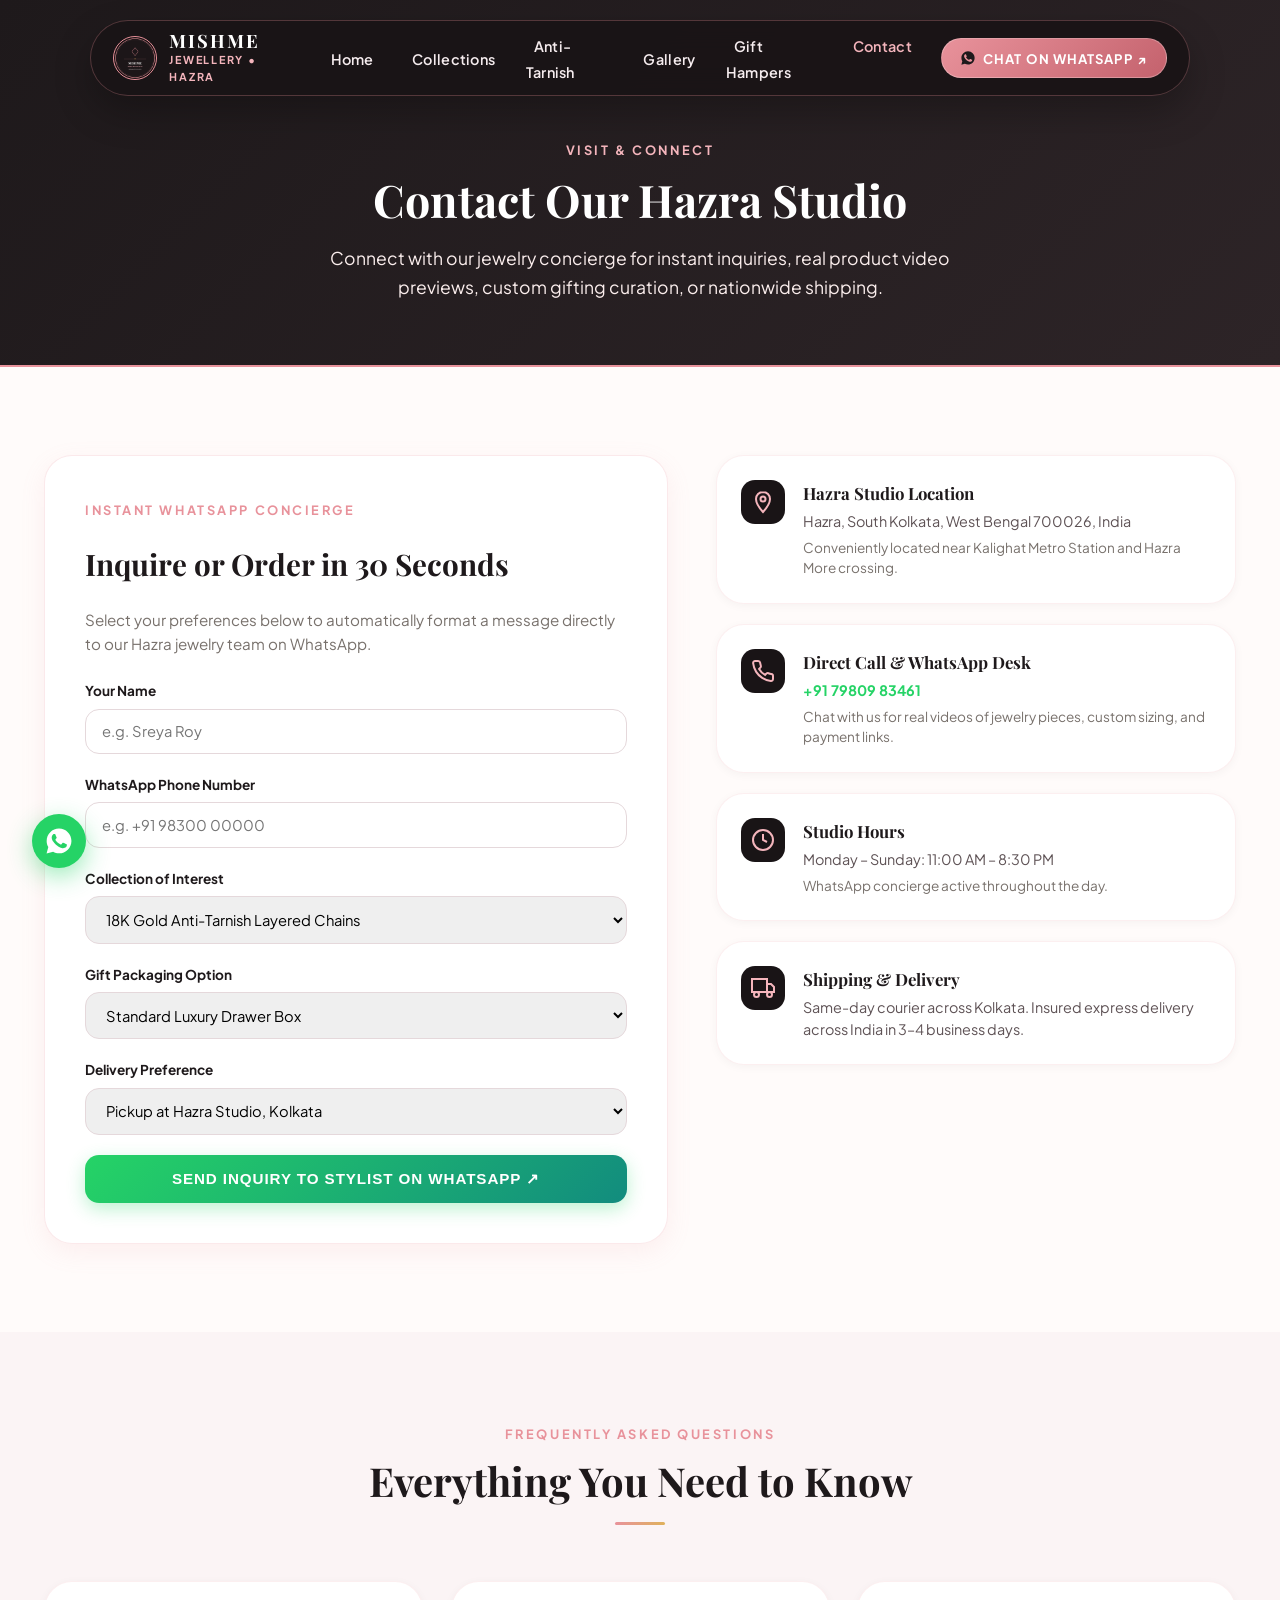
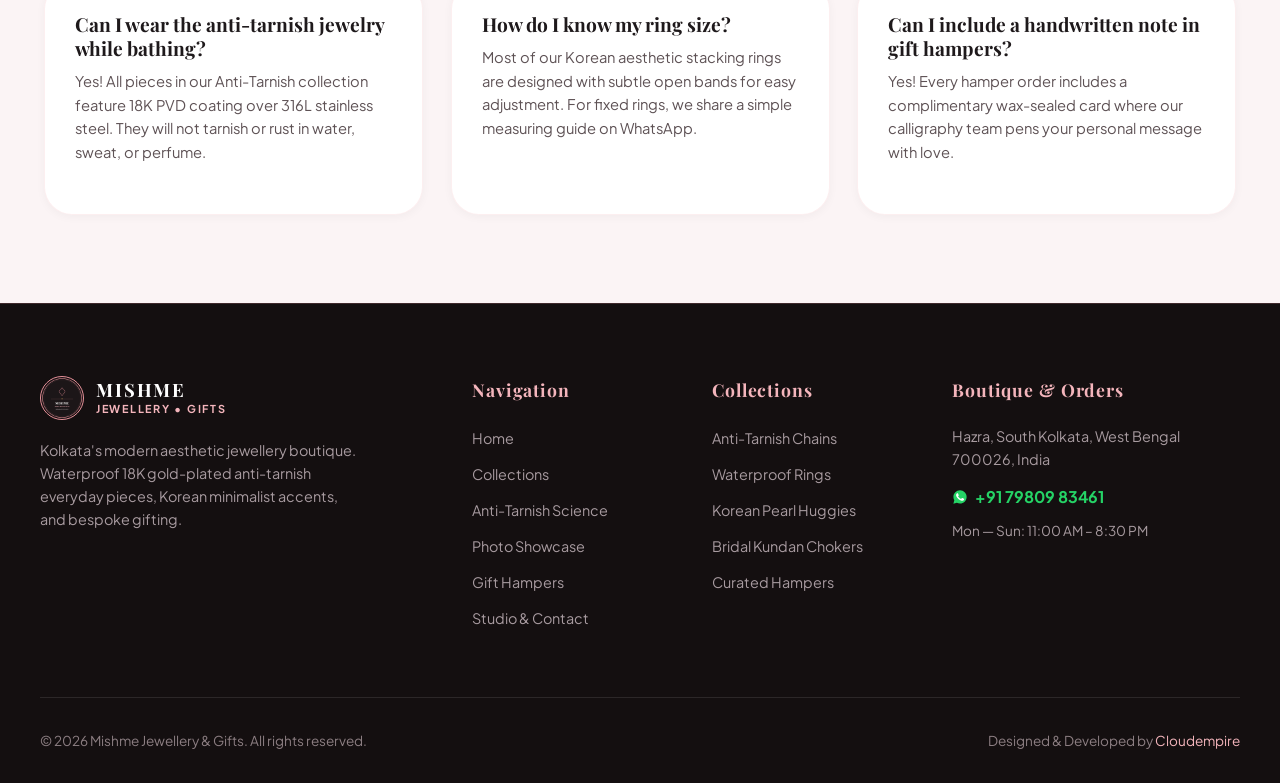
<file: contact.html>
<!DOCTYPE html>
<html lang="en">
<head>
  <meta charset="UTF-8">
  <meta name="viewport" content="width=device-width, initial-scale=1.0">
  <title>Contact & Studio — Mishme Jewellery & Gifts | Hazra, Kolkata</title>
  <meta name="description" content="Visit our Hazra boutique studio in South Kolkata or message our WhatsApp stylist for personalized orders, nationwide shipping, and bespoke gifting.">

  <!-- Favicon Suite -->
  <link rel="icon" type="image/svg+xml" href="assets/images/favicon.svg">
  <link rel="icon" type="image/png" sizes="32x32" href="assets/images/favicon-32x32.png">
  <link rel="shortcut icon" href="assets/images/favicon.ico">
  <link rel="apple-touch-icon" sizes="180x180" href="assets/images/apple-touch-icon.png">

  <!-- Fonts -->
  <link rel="preconnect" href="https://fonts.googleapis.com">
  <link rel="preconnect" href="https://fonts.gstatic.com" crossorigin>
  <link href="https://fonts.googleapis.com/css2?family=Playfair+Display:ital,wght@0,600;0,700;0,900;1,600&family=Plus+Jakarta+Sans:wght@400;500;600;700;800&display=swap" rel="stylesheet">

  <link rel="stylesheet" href="css/style.css">
</head>
<body>

  <!-- FLOATING NAVBAR -->
  <header class="site-header">
    <nav class="nav-pill-wrapper" aria-label="Main Navigation">
      <a href="index.html" class="brand-block">
        <div class="brand-emblem-wrap">
          <img src="assets/images/logo.png" alt="Mishme Jewellery Royal Emblem" class="brand-emblem">
        </div>
        <div class="brand-text-wrap">
          <span class="brand-name">MISHME</span>
          <span class="brand-sub">JEWELLERY &#8226; HAZRA</span>
        </div>
      </a>

      <ul class="nav-links">
        <li><a href="index.html" class="nav-link">Home</a></li>
        <li><a href="collections.html" class="nav-link">Collections</a></li>
        <li><a href="quality.html" class="nav-link">Anti-Tarnish</a></li>
        <li><a href="gallery.html" class="nav-link">Gallery</a></li>
        <li><a href="gifting.html" class="nav-link">Gift Hampers</a></li>
        <li><a href="contact.html" class="nav-link active">Contact</a></li>
      </ul>

      <div class="header-actions">
        <a href="https://wa.me/917980983461?text=Namaste%20Mishme!%20I'd%20like%20to%20order%20jewellery." class="btn-cta-pill" target="_blank" rel="noopener noreferrer">
          <svg width="16" height="16" viewBox="0 0 24 24" fill="none">
            <path d="M12.04 2C6.58 2 2.13 6.45 2.13 11.91C2.13 13.66 2.59 15.36 3.45 16.86L2.05 22L7.3 20.62C8.75 21.41 10.38 21.83 12.04 21.83C17.5 21.83 21.95 17.38 21.95 11.92C21.95 6.46 17.5 2 12.04 2Z" fill="#1e191b"/>
            <path d="M17.53 14.37C17.23 14.22 15.75 13.49 15.48 13.39C15.2 13.29 15 13.24 14.81 13.54C14.61 13.84 14.05 14.49 13.88 14.69C13.71 14.89 13.54 14.91 13.24 14.76C12.94 14.61 11.98 14.3 10.85 13.29C9.97 12.5 9.37 11.53 9.2 11.23C9.03 10.93 9.18 10.77 9.33 10.62C9.47 10.48 9.64 10.26 9.79 10.09C9.94 9.92 9.99 9.79 10.09 9.59C10.19 9.39 10.14 9.22 10.06 9.07C9.99 8.92 9.42 7.52 9.18 6.95C8.95 6.4 8.71 6.47 8.54 6.46C8.38 6.46 8.19 6.45 7.99 6.45C7.79 6.45 7.47 6.52 7.2 6.82C6.93 7.12 6.16 7.84 6.16 9.31C6.16 10.78 7.23 12.2 7.38 12.4C7.53 12.6 9.48 15.61 12.47 16.9C13.18 17.21 13.74 17.39 14.17 17.53C14.88 17.76 15.53 17.73 16.05 17.65C16.63 17.56 17.83 16.92 18.08 16.22C18.33 15.52 18.33 14.92 18.25 14.79C18.17 14.67 17.98 14.59 17.68 14.44L17.53 14.37Z" fill="#e8929b"/>
          </svg>
          <span>CHAT ON WHATSAPP ↗</span>
        </a>
        <button class="hamburger-toggle" aria-label="Toggle navigation drawer" aria-expanded="false">
          <svg width="22" height="22" viewBox="0 0 24 24" fill="none" stroke="currentColor" stroke-width="2.5"><path d="M3 12h18M3 6h18M3 18h18"/></svg>
        </button>
      </div>
    </nav>
  </header>

  <!-- SUBPAGE BANNER -->
  <section class="subpage-banner">
    <div class="shell glide-in">
      <span class="section-tag" style="color: var(--color-accent-light);">VISIT & CONNECT</span>
      <h1 class="section-title" style="color: #ffffff; font-size: 2.8rem;">Contact Our Hazra Studio</h1>
      <p style="color: #fbeeed; font-size: 1.1rem; max-width: 650px; margin: 0 auto;">Connect with our jewelry concierge for instant inquiries, real product video previews, custom gifting curation, or nationwide shipping.</p>
    </div>
  </section>

  <!-- CONTACT & STUDIO DETAILS -->
  <section class="section">
    <div class="shell">
      <div class="contact-split">
        <!-- Order Form Card -->
        <div class="contact-form-card glide-in">
          <span class="section-tag">INSTANT WHATSAPP CONCIERGE</span>
          <h2 style="font-family: var(--font-heading); font-size: 1.85rem; margin-top: 0.5rem; margin-bottom: 1.25rem;">Inquire or Order in 30 Seconds</h2>
          <p style="color: #78716c; font-size: 0.95rem; line-height: 1.6; margin-bottom: 1.5rem;">
            Select your preferences below to automatically format a message directly to our Hazra jewelry team on WhatsApp.
          </p>

          <form id="jewelOrderForm">
            <div class="form-group">
              <label class="form-label" for="jewel_name">Your Name</label>
              <input type="text" id="jewel_name" class="form-input" placeholder="e.g. Sreya Roy" required>
            </div>

            <div class="form-group">
              <label class="form-label" for="jewel_phone">WhatsApp Phone Number</label>
              <input type="tel" id="jewel_phone" class="form-input" placeholder="e.g. +91 98300 00000" required>
            </div>

            <div class="form-group">
              <label class="form-label" for="jewel_category">Collection of Interest</label>
              <select id="jewel_category" class="form-select">
                <option value="18K Gold Anti-Tarnish Layered Chains">18K Gold Anti-Tarnish Layered Chains</option>
                <option value="Korean Minimalist Rings & Bands">Korean Minimalist Rings & Bands</option>
                <option value="Waterproof Tennis & Chain Bracelets">Waterproof Tennis & Chain Bracelets</option>
                <option value="Baroque Pearl Drop Huggies">Baroque Pearl Drop Huggies</option>
                <option value="Royal Kundan & Polki Choker Suite">Royal Kundan & Polki Choker Suite</option>
                <option value="Bespoke Curated Gift Hamper">Bespoke Curated Gift Hamper</option>
              </select>
            </div>

            <div class="form-group">
              <label class="form-label" for="jewel_packaging">Gift Packaging Option</label>
              <select id="jewel_packaging" class="form-select">
                <option value="Standard Luxury Drawer Box">Standard Luxury Drawer Box</option>
                <option value="Ribbon Gift Box with Wax-Sealed Note">Ribbon Gift Box with Wax-Sealed Note</option>
                <option value="Bridesmaid Proposal Chest">Bridesmaid Proposal Chest</option>
              </select>
            </div>

            <div class="form-group">
              <label class="form-label" for="jewel_shipping">Delivery Preference</label>
              <select id="jewel_shipping" class="form-select">
                <option value="Pickup at Hazra Studio, Kolkata">Pickup at Hazra Studio, Kolkata</option>
                <option value="Same-Day Express Delivery in Kolkata">Same-Day Express Delivery in Kolkata</option>
                <option value="Pan-India Express Shipping">Pan-India Express Shipping</option>
              </select>
            </div>

            <button type="submit" class="btn-form-submit">
              <span>SEND INQUIRY TO STYLIST ON WHATSAPP ↗</span>
            </button>
          </form>
        </div>

        <!-- Studio Coordinates -->
        <div class="contact-info-block glide-in">
          <div class="info-card">
            <div class="info-icon">
              <svg width="24" height="24" viewBox="0 0 24 24" fill="none" stroke="currentColor" stroke-width="2"><path d="M12 2C8.13 2 5 5.13 5 9c0 5.25 7 13 7 13s7-7.75 7-13c0-3.87-3.13-7-7-7z"/><circle cx="12" cy="9" r="2.5"/></svg>
            </div>
            <div class="info-details">
              <h4>Hazra Studio Location</h4>
              <p>Hazra, South Kolkata, West Bengal 700026, India</p>
              <p style="font-size: 0.85rem; color: #78716c; margin-top: 0.35rem;">Conveniently located near Kalighat Metro Station and Hazra More crossing.</p>
            </div>
          </div>

          <div class="info-card">
            <div class="info-icon">
              <svg width="24" height="24" viewBox="0 0 24 24" fill="none" stroke="currentColor" stroke-width="2"><path d="M22 16.92v3a2 2 0 01-2.18 2 19.79 19.79 0 01-8.63-3.07 19.5 19.5 0 01-6-6 19.79 19.79 0 01-3.07-8.67A2 2 0 014.11 2h3a2 2 0 012 1.72 12.84 12.84 0 00.7 2.81 2 2 0 01-.45 2.11L8.09 9.91a16 16 0 006 6l1.27-1.27a2 2 0 012.11-.45 12.84 12.84 0 002.81.7A2 2 0 0122 16.92z"/></svg>
            </div>
            <div class="info-details">
              <h4>Direct Call & WhatsApp Desk</h4>
              <p><a href="https://wa.me/917980983461" style="color: #25D366; font-weight: 700; text-decoration: none;">+91 79809 83461</a></p>
              <p style="font-size: 0.85rem; color: #78716c; margin-top: 0.35rem;">Chat with us for real videos of jewelry pieces, custom sizing, and payment links.</p>
            </div>
          </div>

          <div class="info-card">
            <div class="info-icon">
              <svg width="24" height="24" viewBox="0 0 24 24" fill="none" stroke="currentColor" stroke-width="2"><circle cx="12" cy="12" r="10"/><polyline points="12 6 12 12 16 14"/></svg>
            </div>
            <div class="info-details">
              <h4>Studio Hours</h4>
              <p>Monday – Sunday: 11:00 AM – 8:30 PM</p>
              <p style="font-size: 0.85rem; color: #78716c; margin-top: 0.35rem;">WhatsApp concierge active throughout the day.</p>
            </div>
          </div>

          <div class="info-card">
            <div class="info-icon">
              <svg width="24" height="24" viewBox="0 0 24 24" fill="none" stroke="currentColor" stroke-width="2"><rect x="1" y="3" width="15" height="13"/><polygon points="16 8 20 8 23 11 23 16 16 16 16 8"/><circle cx="5.5" cy="18.5" r="2.5"/><circle cx="18.5" cy="18.5" r="2.5"/></svg>
            </div>
            <div class="info-details">
              <h4>Shipping & Delivery</h4>
              <p>Same-day courier across Kolkata. Insured express delivery across India in 3–4 business days.</p>
            </div>
          </div>
        </div>
      </div>
    </div>
  </section>

  <!-- FAQS -->
  <section class="section section-alt">
    <div class="shell glide-in">
      <div class="section-header">
        <span class="section-tag">FREQUENTLY ASKED QUESTIONS</span>
        <h2 class="section-title">Everything You Need to Know</h2>
        <div class="rose-divider"></div>
      </div>

      <div class="reviews-grid">
        <div class="review-card glide-in">
          <h3 class="card-title" style="font-size: 1.2rem;">Can I wear the anti-tarnish jewelry while bathing?</h3>
          <p class="card-desc">Yes! All pieces in our Anti-Tarnish collection feature 18K PVD coating over 316L stainless steel. They will not tarnish or rust in water, sweat, or perfume.</p>
        </div>

        <div class="review-card glide-in">
          <h3 class="card-title" style="font-size: 1.2rem;">How do I know my ring size?</h3>
          <p class="card-desc">Most of our Korean aesthetic stacking rings are designed with subtle open bands for easy adjustment. For fixed rings, we share a simple measuring guide on WhatsApp.</p>
        </div>

        <div class="review-card glide-in">
          <h3 class="card-title" style="font-size: 1.2rem;">Can I include a handwritten note in gift hampers?</h3>
          <p class="card-desc">Yes! Every hamper order includes a complimentary wax-sealed card where our calligraphy team pens your personal message with love.</p>
        </div>
      </div>
    </div>
  </section>

  <!-- FLOATING WHATSAPP BUTTON -->
  <a href="https://wa.me/917980983461?text=Namaste%20Mishme!%20I'd%20like%20to%20order%20jewellery." class="floating-wa-btn" aria-label="Chat on WhatsApp" target="_blank" rel="noopener noreferrer">
    <svg width="30" height="30" viewBox="0 0 24 24" fill="none">
      <path d="M12.04 2C6.58 2 2.13 6.45 2.13 11.91C2.13 13.66 2.59 15.36 3.45 16.86L2.05 22L7.3 20.62C8.75 21.41 10.38 21.83 12.04 21.83C17.5 21.83 21.95 17.38 21.95 11.92C21.95 6.46 17.5 2 12.04 2Z" fill="#FFFFFF"/>
      <path d="M17.53 14.37C17.23 14.22 15.75 13.49 15.48 13.39C15.2 13.29 15 13.24 14.81 13.54C14.61 13.84 14.05 14.49 13.88 14.69C13.71 14.89 13.54 14.91 13.24 14.76C12.94 14.61 11.98 14.3 10.85 13.29C9.97 12.5 9.37 11.53 9.2 11.23C9.03 10.93 9.18 10.77 9.33 10.62C9.47 10.48 9.64 10.26 9.79 10.09C9.94 9.92 9.99 9.79 10.09 9.59C10.19 9.39 10.14 9.22 10.06 9.07C9.99 8.92 9.42 7.52 9.18 6.95C8.95 6.4 8.71 6.47 8.54 6.46C8.38 6.46 8.19 6.45 7.99 6.45C7.79 6.45 7.47 6.52 7.2 6.82C6.93 7.12 6.16 7.84 6.16 9.31C6.16 10.78 7.23 12.2 7.38 12.4C7.53 12.6 9.48 15.61 12.47 16.9C13.18 17.21 13.74 17.39 14.17 17.53C14.88 17.76 15.53 17.73 16.05 17.65C16.63 17.56 17.83 16.92 18.08 16.22C18.33 15.52 18.33 14.92 18.25 14.79C18.17 14.67 17.98 14.59 17.68 14.44L17.53 14.37Z" fill="#25D366"/>
    </svg>
  </a>

  <!-- SITE FOOTER -->
  <footer class="site-footer">
    <div class="footer-inner">
      <div class="footer-col">
        <div class="brand-block" style="margin-bottom: 1.15rem;">
          <div class="brand-emblem-wrap">
            <img src="assets/images/logo.png" alt="Mishme Jewellery Emblem" class="brand-emblem">
          </div>
          <div class="brand-text-wrap">
            <span class="brand-name">MISHME</span>
            <span class="brand-sub">JEWELLERY &#8226; GIFTS</span>
          </div>
        </div>
        <p style="font-size: 0.9rem; line-height: 1.6; color: #a89ba0; max-width: 320px;">Kolkata's modern aesthetic jewellery boutique. Waterproof 18K gold-plated anti-tarnish everyday pieces, Korean minimalist accents, and bespoke gifting.</p>
      </div>

      <div class="footer-col">
        <h4>Navigation</h4>
        <ul class="footer-links-list">
          <li><a href="index.html">Home</a></li>
          <li><a href="collections.html">Collections</a></li>
          <li><a href="quality.html">Anti-Tarnish Science</a></li>
          <li><a href="gallery.html">Photo Showcase</a></li>
          <li><a href="gifting.html">Gift Hampers</a></li>
          <li><a href="contact.html">Studio & Contact</a></li>
        </ul>
      </div>

      <div class="footer-col">
        <h4>Collections</h4>
        <ul class="footer-links-list">
          <li><a href="collections.html">Anti-Tarnish Chains</a></li>
          <li><a href="collections.html">Waterproof Rings</a></li>
          <li><a href="collections.html">Korean Pearl Huggies</a></li>
          <li><a href="collections.html">Bridal Kundan Chokers</a></li>
          <li><a href="gifting.html">Curated Hampers</a></li>
        </ul>
      </div>

      <div class="footer-col">
        <h4>Boutique & Orders</h4>
        <p style="font-size: 0.9rem; color: #a89ba0; margin-bottom: 0.85rem;">Hazra, South Kolkata, West Bengal 700026, India</p>
        <p style="margin-bottom: 0.5rem;">
          <a href="https://wa.me/917980983461" style="color: #25D366; font-weight: 700; text-decoration: none; display: inline-flex; align-items: center; gap: 0.45rem;">
            <svg width="16" height="16" viewBox="0 0 24 24" fill="none"><path d="M12.04 2C6.58 2 2.13 6.45 2.13 11.91C2.13 13.66 2.59 15.36 3.45 16.86L2.05 22L7.3 20.62C8.75 21.41 10.38 21.83 12.04 21.83C17.5 21.83 21.95 17.38 21.95 11.92C21.95 6.46 17.5 2 12.04 2Z" fill="#25D366"/><path d="M17.53 14.37C17.23 14.22 15.75 13.49 15.48 13.39C15.2 13.29 15 13.24 14.81 13.54C14.61 13.84 14.05 14.49 13.88 14.69C13.71 14.89 13.54 14.91 13.24 14.76C12.94 14.61 11.98 14.3 10.85 13.29C9.97 12.5 9.37 11.53 9.2 11.23C9.03 10.93 9.18 10.77 9.33 10.62C9.47 10.48 9.64 10.26 9.79 10.09C9.94 9.92 9.99 9.79 10.09 9.59C10.19 9.39 10.14 9.22 10.06 9.07C9.99 8.92 9.42 7.52 9.18 6.95C8.95 6.4 8.71 6.47 8.54 6.46C8.38 6.46 8.19 6.45 7.99 6.45C7.79 6.45 7.47 6.52 7.2 6.82C6.93 7.12 6.16 7.84 6.16 9.31C6.16 10.78 7.23 12.2 7.38 12.4C7.53 12.6 9.48 15.61 12.47 16.9C13.18 17.21 13.74 17.39 14.17 17.53C14.88 17.76 15.53 17.73 16.05 17.65C16.63 17.56 17.83 16.92 18.08 16.22C18.33 15.52 18.33 14.92 18.25 14.79C18.17 14.67 17.98 14.59 17.68 14.44L17.53 14.37Z" fill="#FFFFFF"/></svg>
            <span>+91 79809 83461</span>
          </a>
        </p>
        <p style="font-size: 0.85rem; color: #a89ba0;">Mon — Sun: 11:00 AM – 8:30 PM</p>
      </div>
    </div>

    <div class="footer-bottom">
      <div>&copy; 2026 Mishme Jewellery & Gifts. All rights reserved.</div>
      <div>Designed & Developed by <a href="https://cloudempiretech/" target="_blank" rel="noopener noreferrer">Cloudempire</a></div>
    </div>
  </footer>

  <script src="js/main.js"></script>
  <script>
    const jewelForm = document.getElementById('jewelOrderForm');
    if (jewelForm) {
      jewelForm.addEventListener('submit', (e) => {
        e.preventDefault();
        const name = document.getElementById('jewel_name').value.trim();
        const phone = document.getElementById('jewel_phone').value.trim();
        const category = document.getElementById('jewel_category').value;
        const pack = document.getElementById('jewel_packaging').value;
        const ship = document.getElementById('jewel_shipping').value;

        const message = `Namaste Mishme!%0A%0AMy name is ${encodeURIComponent(name)} (${encodeURIComponent(phone)}).%0AI would like to enquire / order:%0A*Collection:* ${encodeURIComponent(category)}%0A*Packaging:* ${encodeURIComponent(pack)}%0A*Delivery / Pickup:* ${encodeURIComponent(ship)}%0A%0APlease let me know the availability, video preview, and checkout link!`;

        window.open(`https://wa.me/917980983461?text=${message}`, '_blank');
      });
    }
  </script>
</body>
</html>
</file>
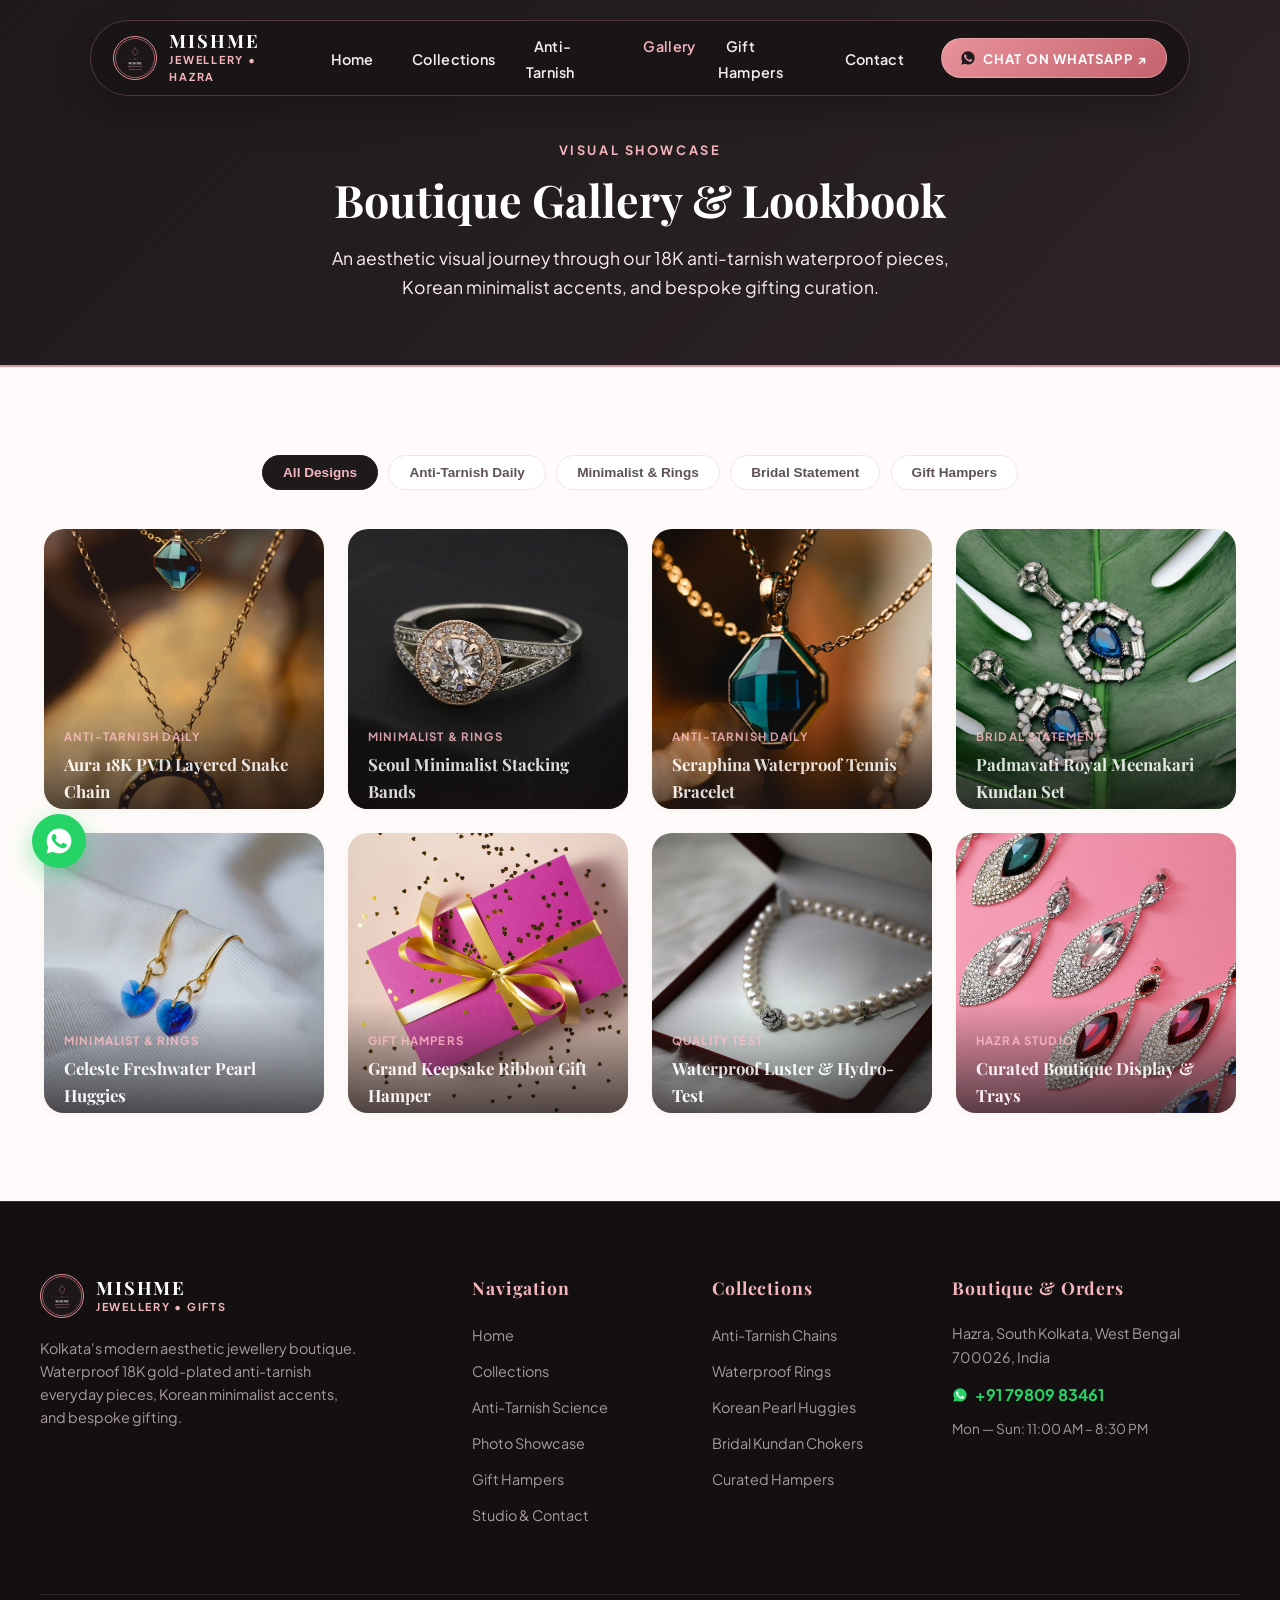
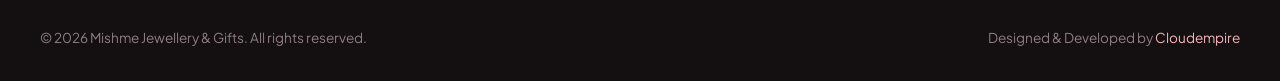
<file: gallery.html>
<!DOCTYPE html>
<html lang="en">
<head>
  <meta charset="UTF-8">
  <meta name="viewport" content="width=device-width, initial-scale=1.0">
  <title>Jewellery Showcase & Gallery — Mishme | Hazra, Kolkata</title>
  <meta name="description" content="Visual showcase of 18K anti-tarnish waterproof jewellery, Korean minimalist stacking rings, pearl huggies, and luxury gifting hampers at Mishme in Hazra.">

  <!-- Favicon Suite -->
  <link rel="icon" type="image/svg+xml" href="assets/images/favicon.svg">
  <link rel="icon" type="image/png" sizes="32x32" href="assets/images/favicon-32x32.png">
  <link rel="shortcut icon" href="assets/images/favicon.ico">
  <link rel="apple-touch-icon" sizes="180x180" href="assets/images/apple-touch-icon.png">

  <!-- Fonts -->
  <link rel="preconnect" href="https://fonts.googleapis.com">
  <link rel="preconnect" href="https://fonts.gstatic.com" crossorigin>
  <link href="https://fonts.googleapis.com/css2?family=Playfair+Display:ital,wght@0,600;0,700;0,900;1,600&family=Plus+Jakarta+Sans:wght@400;500;600;700;800&display=swap" rel="stylesheet">

  <link rel="stylesheet" href="css/style.css">
</head>
<body>

  <!-- FLOATING NAVBAR -->
  <header class="site-header">
    <nav class="nav-pill-wrapper" aria-label="Main Navigation">
      <a href="index.html" class="brand-block">
        <div class="brand-emblem-wrap">
          <img src="assets/images/logo.png" alt="Mishme Jewellery Royal Emblem" class="brand-emblem">
        </div>
        <div class="brand-text-wrap">
          <span class="brand-name">MISHME</span>
          <span class="brand-sub">JEWELLERY &#8226; HAZRA</span>
        </div>
      </a>

      <ul class="nav-links">
        <li><a href="index.html" class="nav-link">Home</a></li>
        <li><a href="collections.html" class="nav-link">Collections</a></li>
        <li><a href="quality.html" class="nav-link">Anti-Tarnish</a></li>
        <li><a href="gallery.html" class="nav-link active">Gallery</a></li>
        <li><a href="gifting.html" class="nav-link">Gift Hampers</a></li>
        <li><a href="contact.html" class="nav-link">Contact</a></li>
      </ul>

      <div class="header-actions">
        <a href="https://wa.me/917980983461?text=Namaste%20Mishme!%20I'd%20like%20to%20order%20jewellery." class="btn-cta-pill" target="_blank" rel="noopener noreferrer">
          <svg width="16" height="16" viewBox="0 0 24 24" fill="none">
            <path d="M12.04 2C6.58 2 2.13 6.45 2.13 11.91C2.13 13.66 2.59 15.36 3.45 16.86L2.05 22L7.3 20.62C8.75 21.41 10.38 21.83 12.04 21.83C17.5 21.83 21.95 17.38 21.95 11.92C21.95 6.46 17.5 2 12.04 2Z" fill="#1e191b"/>
            <path d="M17.53 14.37C17.23 14.22 15.75 13.49 15.48 13.39C15.2 13.29 15 13.24 14.81 13.54C14.61 13.84 14.05 14.49 13.88 14.69C13.71 14.89 13.54 14.91 13.24 14.76C12.94 14.61 11.98 14.3 10.85 13.29C9.97 12.5 9.37 11.53 9.2 11.23C9.03 10.93 9.18 10.77 9.33 10.62C9.47 10.48 9.64 10.26 9.79 10.09C9.94 9.92 9.99 9.79 10.09 9.59C10.19 9.39 10.14 9.22 10.06 9.07C9.99 8.92 9.42 7.52 9.18 6.95C8.95 6.4 8.71 6.47 8.54 6.46C8.38 6.46 8.19 6.45 7.99 6.45C7.79 6.45 7.47 6.52 7.2 6.82C6.93 7.12 6.16 7.84 6.16 9.31C6.16 10.78 7.23 12.2 7.38 12.4C7.53 12.6 9.48 15.61 12.47 16.9C13.18 17.21 13.74 17.39 14.17 17.53C14.88 17.76 15.53 17.73 16.05 17.65C16.63 17.56 17.83 16.92 18.08 16.22C18.33 15.52 18.33 14.92 18.25 14.79C18.17 14.67 17.98 14.59 17.68 14.44L17.53 14.37Z" fill="#e8929b"/>
          </svg>
          <span>CHAT ON WHATSAPP ↗</span>
        </a>
        <button class="hamburger-toggle" aria-label="Toggle navigation drawer" aria-expanded="false">
          <svg width="22" height="22" viewBox="0 0 24 24" fill="none" stroke="currentColor" stroke-width="2.5"><path d="M3 12h18M3 6h18M3 18h18"/></svg>
        </button>
      </div>
    </nav>
  </header>

  <!-- SUBPAGE BANNER -->
  <section class="subpage-banner">
    <div class="shell glide-in">
      <span class="section-tag" style="color: var(--color-accent-light);">VISUAL SHOWCASE</span>
      <h1 class="section-title" style="color: #ffffff; font-size: 2.8rem;">Boutique Gallery & Lookbook</h1>
      <p style="color: #fbeeed; font-size: 1.1rem; max-width: 650px; margin: 0 auto;">An aesthetic visual journey through our 18K anti-tarnish waterproof pieces, Korean minimalist accents, and bespoke gifting curation.</p>
    </div>
  </section>

  <!-- GALLERY SECTION -->
  <section class="section">
    <div class="shell">
      <!-- HORIZONTAL FILTER RAIL -->
      <div class="gallery-filter-rail glide-in">
        <button class="gallery-filter-btn active" data-filter="all">All Designs</button>
        <button class="gallery-filter-btn" data-filter="anti-tarnish">Anti-Tarnish Daily</button>
        <button class="gallery-filter-btn" data-filter="minimalist">Minimalist & Rings</button>
        <button class="gallery-filter-btn" data-filter="statement">Bridal Statement</button>
        <button class="gallery-filter-btn" data-filter="hampers">Gift Hampers</button>
      </div>

      <!-- GALLERY GRID -->
      <div class="gallery-grid">
        <!-- Item 1: Layered Chains -->
        <div class="gallery-item glide-in" data-category="anti-tarnish">
          <img src="assets/images/jewel-anti-tarnish-layer.jpg" alt="18K Gold Anti-Tarnish Layered Chains" class="gallery-img" loading="lazy" decoding="async">
          <div class="gallery-overlay">
            <span class="gallery-tag">Anti-Tarnish Daily</span>
            <div class="gallery-title">Aura 18K PVD Layered Snake Chain</div>
          </div>
        </div>

        <!-- Item 2: Korean Rings -->
        <div class="gallery-item glide-in" data-category="minimalist">
          <img src="assets/images/jewel-korean-rings.jpg" alt="Korean Stacking Ring Suite" class="gallery-img" loading="lazy" decoding="async">
          <div class="gallery-overlay">
            <span class="gallery-tag">Minimalist & Rings</span>
            <div class="gallery-title">Seoul Minimalist Stacking Bands</div>
          </div>
        </div>

        <!-- Item 3: Waterproof Bracelets -->
        <div class="gallery-item glide-in" data-category="anti-tarnish">
          <img src="assets/images/jewel-waterproof-bracelets.jpg" alt="Waterproof Tennis Bracelet" class="gallery-img" loading="lazy" decoding="async">
          <div class="gallery-overlay">
            <span class="gallery-tag">Anti-Tarnish Daily</span>
            <div class="gallery-title">Seraphina Waterproof Tennis Bracelet</div>
          </div>
        </div>

        <!-- Item 4: Kundan Set -->
        <div class="gallery-item glide-in" data-category="statement">
          <img src="assets/images/jewel-kundan-statement.jpg" alt="Royal Kundan Choker Suite" class="gallery-img" loading="lazy" decoding="async">
          <div class="gallery-overlay">
            <span class="gallery-tag">Bridal Statement</span>
            <div class="gallery-title">Padmavati Royal Meenakari Kundan Set</div>
          </div>
        </div>

        <!-- Item 5: Pearl Drop Earrings -->
        <div class="gallery-item glide-in" data-category="minimalist">
          <img src="assets/images/jewel-pearly-earrings.jpg" alt="Baroque Pearl Drop Huggies" class="gallery-img" loading="lazy" decoding="async">
          <div class="gallery-overlay">
            <span class="gallery-tag">Minimalist & Rings</span>
            <div class="gallery-title">Celeste Freshwater Pearl Huggies</div>
          </div>
        </div>

        <!-- Item 6: Gift Hamper -->
        <div class="gallery-item glide-in" data-category="hampers">
          <img src="assets/images/jewel-curated-gift-hamper.jpg" alt="Luxury Curated Gift Hamper" class="gallery-img" loading="lazy" decoding="async">
          <div class="gallery-overlay">
            <span class="gallery-tag">Gift Hampers</span>
            <div class="gallery-title">Grand Keepsake Ribbon Gift Hamper</div>
          </div>
        </div>

        <!-- Item 7: PVD Testing -->
        <div class="gallery-item glide-in" data-category="anti-tarnish">
          <img src="assets/images/jewel-pvd-coating-science.jpg" alt="Waterproof PVD Gold Testing" class="gallery-img" loading="lazy" decoding="async">
          <div class="gallery-overlay">
            <span class="gallery-tag">Quality Test</span>
            <div class="gallery-title">Waterproof Luster & Hydro-Test</div>
          </div>
        </div>

        <!-- Item 8: Boutique Display -->
        <div class="gallery-item glide-in" data-category="hampers">
          <img src="assets/images/jewel-boutique-display.jpg" alt="Hazra Studio Boutique Display" class="gallery-img" loading="lazy" decoding="async">
          <div class="gallery-overlay">
            <span class="gallery-tag">Hazra Studio</span>
            <div class="gallery-title">Curated Boutique Display & Trays</div>
          </div>
        </div>
      </div>
    </div>
  </section>

  <!-- FLOATING WHATSAPP BUTTON -->
  <a href="https://wa.me/917980983461?text=Namaste%20Mishme!%20I'd%20like%20to%20order%20jewellery." class="floating-wa-btn" aria-label="Chat on WhatsApp" target="_blank" rel="noopener noreferrer">
    <svg width="30" height="30" viewBox="0 0 24 24" fill="none">
      <path d="M12.04 2C6.58 2 2.13 6.45 2.13 11.91C2.13 13.66 2.59 15.36 3.45 16.86L2.05 22L7.3 20.62C8.75 21.41 10.38 21.83 12.04 21.83C17.5 21.83 21.95 17.38 21.95 11.92C21.95 6.46 17.5 2 12.04 2Z" fill="#FFFFFF"/>
      <path d="M17.53 14.37C17.23 14.22 15.75 13.49 15.48 13.39C15.2 13.29 15 13.24 14.81 13.54C14.61 13.84 14.05 14.49 13.88 14.69C13.71 14.89 13.54 14.91 13.24 14.76C12.94 14.61 11.98 14.3 10.85 13.29C9.97 12.5 9.37 11.53 9.2 11.23C9.03 10.93 9.18 10.77 9.33 10.62C9.47 10.48 9.64 10.26 9.79 10.09C9.94 9.92 9.99 9.79 10.09 9.59C10.19 9.39 10.14 9.22 10.06 9.07C9.99 8.92 9.42 7.52 9.18 6.95C8.95 6.4 8.71 6.47 8.54 6.46C8.38 6.46 8.19 6.45 7.99 6.45C7.79 6.45 7.47 6.52 7.2 6.82C6.93 7.12 6.16 7.84 6.16 9.31C6.16 10.78 7.23 12.2 7.38 12.4C7.53 12.6 9.48 15.61 12.47 16.9C13.18 17.21 13.74 17.39 14.17 17.53C14.88 17.76 15.53 17.73 16.05 17.65C16.63 17.56 17.83 16.92 18.08 16.22C18.33 15.52 18.33 14.92 18.25 14.79C18.17 14.67 17.98 14.59 17.68 14.44L17.53 14.37Z" fill="#25D366"/>
    </svg>
  </a>

  <!-- SITE FOOTER -->
  <footer class="site-footer">
    <div class="footer-inner">
      <div class="footer-col">
        <div class="brand-block" style="margin-bottom: 1.15rem;">
          <div class="brand-emblem-wrap">
            <img src="assets/images/logo.png" alt="Mishme Jewellery Emblem" class="brand-emblem">
          </div>
          <div class="brand-text-wrap">
            <span class="brand-name">MISHME</span>
            <span class="brand-sub">JEWELLERY &#8226; GIFTS</span>
          </div>
        </div>
        <p style="font-size: 0.9rem; line-height: 1.6; color: #a89ba0; max-width: 320px;">Kolkata's modern aesthetic jewellery boutique. Waterproof 18K gold-plated anti-tarnish everyday pieces, Korean minimalist accents, and bespoke gifting.</p>
      </div>

      <div class="footer-col">
        <h4>Navigation</h4>
        <ul class="footer-links-list">
          <li><a href="index.html">Home</a></li>
          <li><a href="collections.html">Collections</a></li>
          <li><a href="quality.html">Anti-Tarnish Science</a></li>
          <li><a href="gallery.html">Photo Showcase</a></li>
          <li><a href="gifting.html">Gift Hampers</a></li>
          <li><a href="contact.html">Studio & Contact</a></li>
        </ul>
      </div>

      <div class="footer-col">
        <h4>Collections</h4>
        <ul class="footer-links-list">
          <li><a href="collections.html">Anti-Tarnish Chains</a></li>
          <li><a href="collections.html">Waterproof Rings</a></li>
          <li><a href="collections.html">Korean Pearl Huggies</a></li>
          <li><a href="collections.html">Bridal Kundan Chokers</a></li>
          <li><a href="gifting.html">Curated Hampers</a></li>
        </ul>
      </div>

      <div class="footer-col">
        <h4>Boutique & Orders</h4>
        <p style="font-size: 0.9rem; color: #a89ba0; margin-bottom: 0.85rem;">Hazra, South Kolkata, West Bengal 700026, India</p>
        <p style="margin-bottom: 0.5rem;">
          <a href="https://wa.me/917980983461" style="color: #25D366; font-weight: 700; text-decoration: none; display: inline-flex; align-items: center; gap: 0.45rem;">
            <svg width="16" height="16" viewBox="0 0 24 24" fill="none"><path d="M12.04 2C6.58 2 2.13 6.45 2.13 11.91C2.13 13.66 2.59 15.36 3.45 16.86L2.05 22L7.3 20.62C8.75 21.41 10.38 21.83 12.04 21.83C17.5 21.83 21.95 17.38 21.95 11.92C21.95 6.46 17.5 2 12.04 2Z" fill="#25D366"/><path d="M17.53 14.37C17.23 14.22 15.75 13.49 15.48 13.39C15.2 13.29 15 13.24 14.81 13.54C14.61 13.84 14.05 14.49 13.88 14.69C13.71 14.89 13.54 14.91 13.24 14.76C12.94 14.61 11.98 14.3 10.85 13.29C9.97 12.5 9.37 11.53 9.2 11.23C9.03 10.93 9.18 10.77 9.33 10.62C9.47 10.48 9.64 10.26 9.79 10.09C9.94 9.92 9.99 9.79 10.09 9.59C10.19 9.39 10.14 9.22 10.06 9.07C9.99 8.92 9.42 7.52 9.18 6.95C8.95 6.4 8.71 6.47 8.54 6.46C8.38 6.46 8.19 6.45 7.99 6.45C7.79 6.45 7.47 6.52 7.2 6.82C6.93 7.12 6.16 7.84 6.16 9.31C6.16 10.78 7.23 12.2 7.38 12.4C7.53 12.6 9.48 15.61 12.47 16.9C13.18 17.21 13.74 17.39 14.17 17.53C14.88 17.76 15.53 17.73 16.05 17.65C16.63 17.56 17.83 16.92 18.08 16.22C18.33 15.52 18.33 14.92 18.25 14.79C18.17 14.67 17.98 14.59 17.68 14.44L17.53 14.37Z" fill="#FFFFFF"/></svg>
            <span>+91 79809 83461</span>
          </a>
        </p>
        <p style="font-size: 0.85rem; color: #a89ba0;">Mon — Sun: 11:00 AM – 8:30 PM</p>
      </div>
    </div>

    <div class="footer-bottom">
      <div>&copy; 2026 Mishme Jewellery & Gifts. All rights reserved.</div>
      <div>Designed & Developed by <a href="https://cloudempiretech/" target="_blank" rel="noopener noreferrer">Cloudempire</a></div>
    </div>
  </footer>

  <script src="js/main.js"></script>
</body>
</html>
</file>
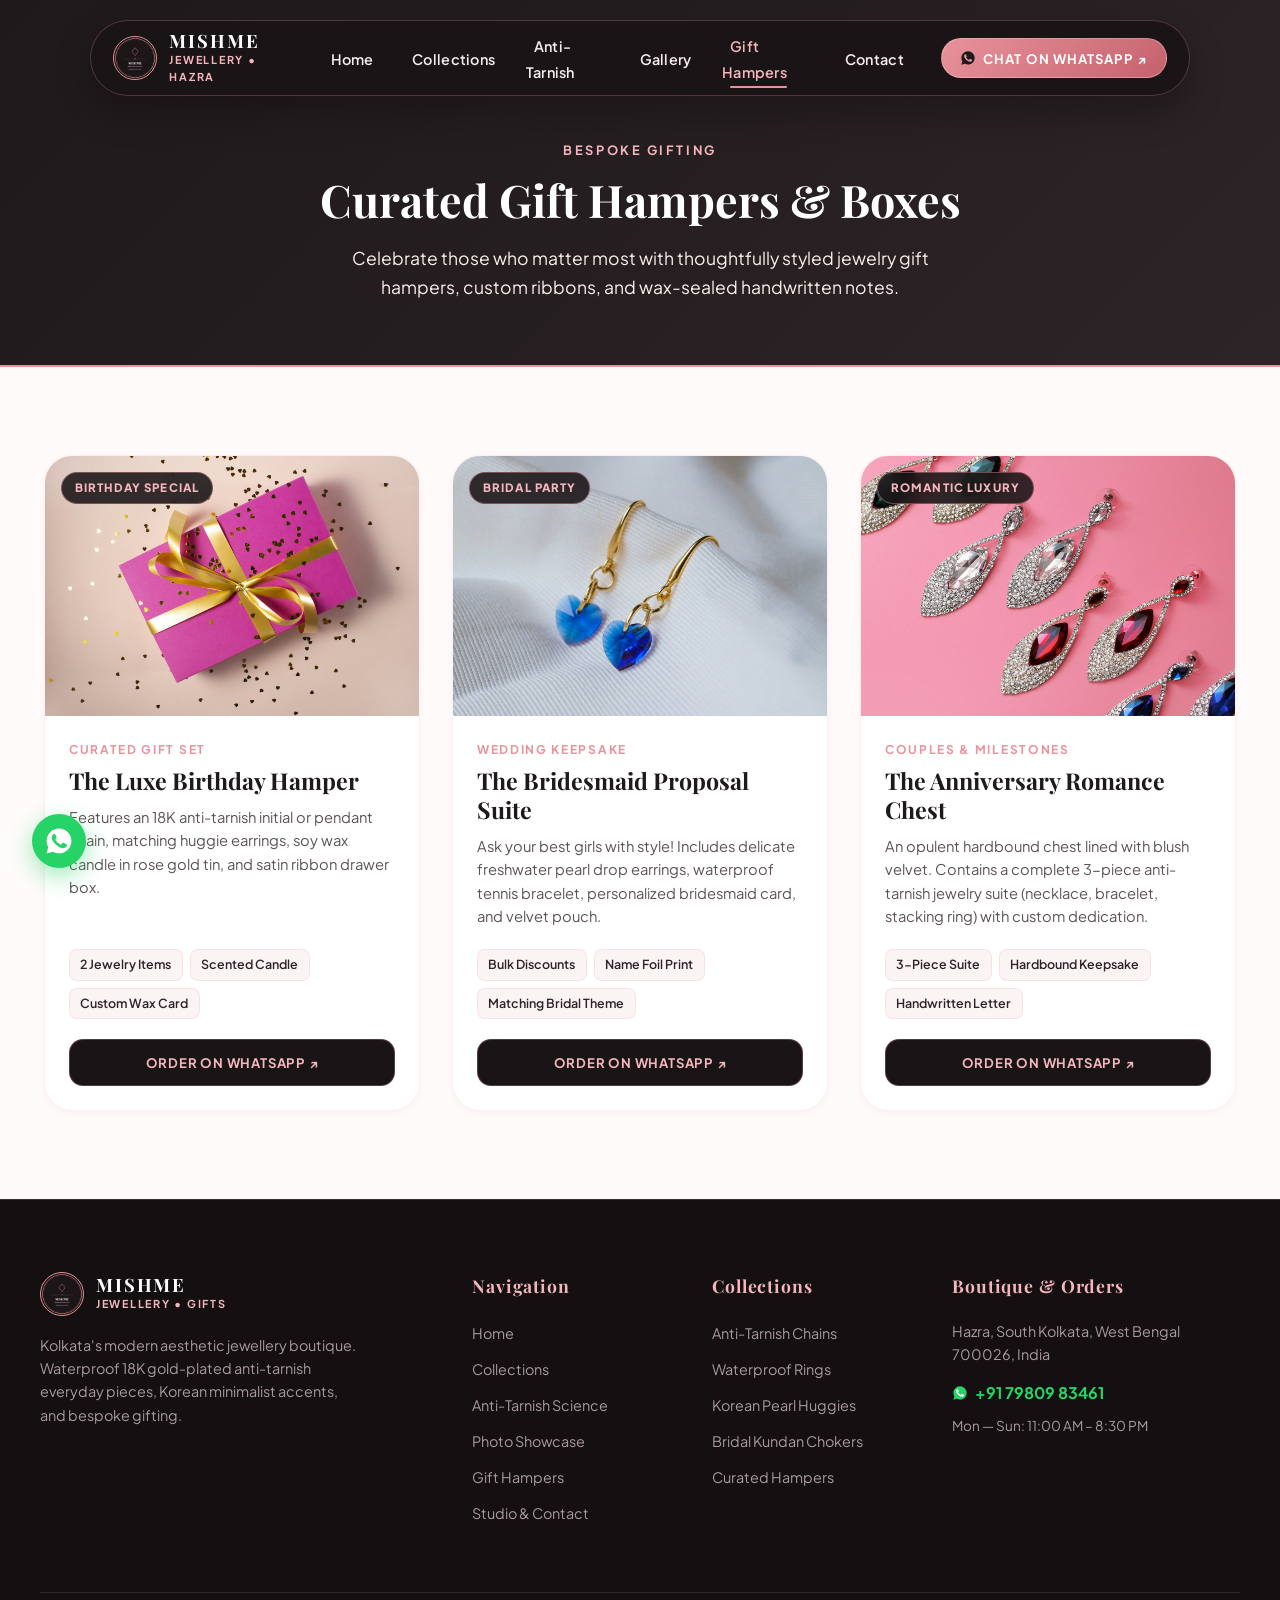
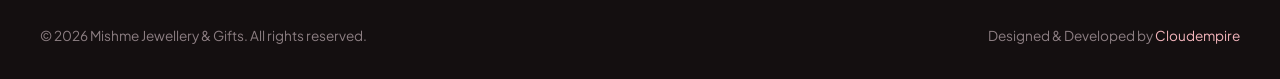
<file: gifting.html>
<!DOCTYPE html>
<html lang="en">
<head>
  <meta charset="UTF-8">
  <meta name="viewport" content="width=device-width, initial-scale=1.0">
  <title>Curated Gift Hampers & Keepsakes — Mishme | Hazra, Kolkata</title>
  <meta name="description" content="Discover curated luxury jewelry gift hampers, bridesmaid proposal boxes, and birthday gift sets with wax-sealed personalized notes in Hazra, Kolkata.">

  <!-- Favicon Suite -->
  <link rel="icon" type="image/svg+xml" href="assets/images/favicon.svg">
  <link rel="icon" type="image/png" sizes="32x32" href="assets/images/favicon-32x32.png">
  <link rel="shortcut icon" href="assets/images/favicon.ico">
  <link rel="apple-touch-icon" sizes="180x180" href="assets/images/apple-touch-icon.png">

  <!-- Fonts -->
  <link rel="preconnect" href="https://fonts.googleapis.com">
  <link rel="preconnect" href="https://fonts.gstatic.com" crossorigin>
  <link href="https://fonts.googleapis.com/css2?family=Playfair+Display:ital,wght@0,600;0,700;0,900;1,600&family=Plus+Jakarta+Sans:wght@400;500;600;700;800&display=swap" rel="stylesheet">

  <link rel="stylesheet" href="css/style.css">
</head>
<body>

  <!-- FLOATING NAVBAR -->
  <header class="site-header">
    <nav class="nav-pill-wrapper" aria-label="Main Navigation">
      <a href="index.html" class="brand-block">
        <div class="brand-emblem-wrap">
          <img src="assets/images/logo.png" alt="Mishme Jewellery Royal Emblem" class="brand-emblem">
        </div>
        <div class="brand-text-wrap">
          <span class="brand-name">MISHME</span>
          <span class="brand-sub">JEWELLERY &#8226; HAZRA</span>
        </div>
      </a>

      <ul class="nav-links">
        <li><a href="index.html" class="nav-link">Home</a></li>
        <li><a href="collections.html" class="nav-link">Collections</a></li>
        <li><a href="quality.html" class="nav-link">Anti-Tarnish</a></li>
        <li><a href="gallery.html" class="nav-link">Gallery</a></li>
        <li><a href="gifting.html" class="nav-link active">Gift Hampers</a></li>
        <li><a href="contact.html" class="nav-link">Contact</a></li>
      </ul>

      <div class="header-actions">
        <a href="https://wa.me/917980983461?text=Namaste%20Mishme!%20I'd%20like%20to%20enquire%20about%20Gift%20Hampers." class="btn-cta-pill" target="_blank" rel="noopener noreferrer">
          <svg width="16" height="16" viewBox="0 0 24 24" fill="none">
            <path d="M12.04 2C6.58 2 2.13 6.45 2.13 11.91C2.13 13.66 2.59 15.36 3.45 16.86L2.05 22L7.3 20.62C8.75 21.41 10.38 21.83 12.04 21.83C17.5 21.83 21.95 17.38 21.95 11.92C21.95 6.46 17.5 2 12.04 2Z" fill="#1e191b"/>
            <path d="M17.53 14.37C17.23 14.22 15.75 13.49 15.48 13.39C15.2 13.29 15 13.24 14.81 13.54C14.61 13.84 14.05 14.49 13.88 14.69C13.71 14.89 13.54 14.91 13.24 14.76C12.94 14.61 11.98 14.3 10.85 13.29C9.97 12.5 9.37 11.53 9.2 11.23C9.03 10.93 9.18 10.77 9.33 10.62C9.47 10.48 9.64 10.26 9.79 10.09C9.94 9.92 9.99 9.79 10.09 9.59C10.19 9.39 10.14 9.22 10.06 9.07C9.99 8.92 9.42 7.52 9.18 6.95C8.95 6.4 8.71 6.47 8.54 6.46C8.38 6.46 8.19 6.45 7.99 6.45C7.79 6.45 7.47 6.52 7.2 6.82C6.93 7.12 6.16 7.84 6.16 9.31C6.16 10.78 7.23 12.2 7.38 12.4C7.53 12.6 9.48 15.61 12.47 16.9C13.18 17.21 13.74 17.39 14.17 17.53C14.88 17.76 15.53 17.73 16.05 17.65C16.63 17.56 17.83 16.92 18.08 16.22C18.33 15.52 18.33 14.92 18.25 14.79C18.17 14.67 17.98 14.59 17.68 14.44L17.53 14.37Z" fill="#e8929b"/>
          </svg>
          <span>CHAT ON WHATSAPP ↗</span>
        </a>
        <button class="hamburger-toggle" aria-label="Toggle navigation drawer" aria-expanded="false">
          <svg width="22" height="22" viewBox="0 0 24 24" fill="none" stroke="currentColor" stroke-width="2.5"><path d="M3 12h18M3 6h18M3 18h18"/></svg>
        </button>
      </div>
    </nav>
  </header>

  <!-- SUBPAGE BANNER -->
  <section class="subpage-banner">
    <div class="shell glide-in">
      <span class="section-tag" style="color: var(--color-accent-light);">BESPOKE GIFTING</span>
      <h1 class="section-title" style="color: #ffffff; font-size: 2.8rem;">Curated Gift Hampers & Boxes</h1>
      <p style="color: #fbeeed; font-size: 1.1rem; max-width: 650px; margin: 0 auto;">Celebrate those who matter most with thoughtfully styled jewelry gift hampers, custom ribbons, and wax-sealed handwritten notes.</p>
    </div>
  </section>

  <!-- GIFT HAMPERS SUITE -->
  <section class="section">
    <div class="shell">
      <div class="portfolio-grid">
        <!-- Hamper 1 -->
        <article class="jewel-card glide-in">
          <div class="card-media-wrap">
            <img src="assets/images/jewel-curated-gift-hamper.jpg" alt="The Luxe Birthday Hamper" class="card-img" loading="lazy" decoding="async">
            <span class="card-badge">BIRTHDAY SPECIAL</span>
          </div>
          <div class="card-body">
            <span class="card-tag">Curated Gift Set</span>
            <h3 class="card-title">The Luxe Birthday Hamper</h3>
            <p class="card-desc">Features an 18K anti-tarnish initial or pendant chain, matching huggie earrings, soy wax candle in rose gold tin, and satin ribbon drawer box.</p>
            <div class="card-specs">
              <span class="spec-chip">2 Jewelry Items</span>
              <span class="spec-chip">Scented Candle</span>
              <span class="spec-chip">Custom Wax Card</span>
            </div>
            <a href="https://wa.me/917980983461?text=Hi%20Mishme!%20I'd%20like%20to%20order%20the%20Luxe%20Birthday%20Hamper." class="btn-card-inquire" target="_blank" rel="noopener noreferrer">
              <span>ORDER ON WHATSAPP ↗</span>
            </a>
          </div>
        </article>

        <!-- Hamper 2 -->
        <article class="jewel-card glide-in">
          <div class="card-media-wrap">
            <img src="assets/images/jewel-pearly-earrings.jpg" alt="Bridesmaid Proposal Box" class="card-img" loading="lazy" decoding="async">
            <span class="card-badge">BRIDAL PARTY</span>
          </div>
          <div class="card-body">
            <span class="card-tag">Wedding Keepsake</span>
            <h3 class="card-title">The Bridesmaid Proposal Suite</h3>
            <p class="card-desc">Ask your best girls with style! Includes delicate freshwater pearl drop earrings, waterproof tennis bracelet, personalized bridesmaid card, and velvet pouch.</p>
            <div class="card-specs">
              <span class="spec-chip">Bulk Discounts</span>
              <span class="spec-chip">Name Foil Print</span>
              <span class="spec-chip">Matching Bridal Theme</span>
            </div>
            <a href="https://wa.me/917980983461?text=Hi%20Mishme!%20I'd%20like%20to%20order%20the%20Bridesmaid%20Proposal%20Suites." class="btn-card-inquire" target="_blank" rel="noopener noreferrer">
              <span>ORDER ON WHATSAPP ↗</span>
            </a>
          </div>
        </article>

        <!-- Hamper 3 -->
        <article class="jewel-card glide-in">
          <div class="card-media-wrap">
            <img src="assets/images/jewel-boutique-display.jpg" alt="Anniversary Romance Chest" class="card-img" loading="lazy" decoding="async">
            <span class="card-badge">ROMANTIC LUXURY</span>
          </div>
          <div class="card-body">
            <span class="card-tag">Couples & Milestones</span>
            <h3 class="card-title">The Anniversary Romance Chest</h3>
            <p class="card-desc">An opulent hardbound chest lined with blush velvet. Contains a complete 3-piece anti-tarnish jewelry suite (necklace, bracelet, stacking ring) with custom dedication.</p>
            <div class="card-specs">
              <span class="spec-chip">3-Piece Suite</span>
              <span class="spec-chip">Hardbound Keepsake</span>
              <span class="spec-chip">Handwritten Letter</span>
            </div>
            <a href="https://wa.me/917980983461?text=Hi%20Mishme!%20I'd%20like%20to%20order%20the%20Anniversary%20Romance%20Chest." class="btn-card-inquire" target="_blank" rel="noopener noreferrer">
              <span>ORDER ON WHATSAPP ↗</span>
            </a>
          </div>
        </article>
      </div>
    </div>
  </section>

  <!-- FLOATING WHATSAPP BUTTON -->
  <a href="https://wa.me/917980983461?text=Namaste%20Mishme!%20I'd%20like%20to%20order%20jewellery." class="floating-wa-btn" aria-label="Chat on WhatsApp" target="_blank" rel="noopener noreferrer">
    <svg width="30" height="30" viewBox="0 0 24 24" fill="none">
      <path d="M12.04 2C6.58 2 2.13 6.45 2.13 11.91C2.13 13.66 2.59 15.36 3.45 16.86L2.05 22L7.3 20.62C8.75 21.41 10.38 21.83 12.04 21.83C17.5 21.83 21.95 17.38 21.95 11.92C21.95 6.46 17.5 2 12.04 2Z" fill="#FFFFFF"/>
      <path d="M17.53 14.37C17.23 14.22 15.75 13.49 15.48 13.39C15.2 13.29 15 13.24 14.81 13.54C14.61 13.84 14.05 14.49 13.88 14.69C13.71 14.89 13.54 14.91 13.24 14.76C12.94 14.61 11.98 14.3 10.85 13.29C9.97 12.5 9.37 11.53 9.2 11.23C9.03 10.93 9.18 10.77 9.33 10.62C9.47 10.48 9.64 10.26 9.79 10.09C9.94 9.92 9.99 9.79 10.09 9.59C10.19 9.39 10.14 9.22 10.06 9.07C9.99 8.92 9.42 7.52 9.18 6.95C8.95 6.4 8.71 6.47 8.54 6.46C8.38 6.46 8.19 6.45 7.99 6.45C7.79 6.45 7.47 6.52 7.2 6.82C6.93 7.12 6.16 7.84 6.16 9.31C6.16 10.78 7.23 12.2 7.38 12.4C7.53 12.6 9.48 15.61 12.47 16.9C13.18 17.21 13.74 17.39 14.17 17.53C14.88 17.76 15.53 17.73 16.05 17.65C16.63 17.56 17.83 16.92 18.08 16.22C18.33 15.52 18.33 14.92 18.25 14.79C18.17 14.67 17.98 14.59 17.68 14.44L17.53 14.37Z" fill="#25D366"/>
    </svg>
  </a>

  <!-- SITE FOOTER -->
  <footer class="site-footer">
    <div class="footer-inner">
      <div class="footer-col">
        <div class="brand-block" style="margin-bottom: 1.15rem;">
          <div class="brand-emblem-wrap">
            <img src="assets/images/logo.png" alt="Mishme Jewellery Emblem" class="brand-emblem">
          </div>
          <div class="brand-text-wrap">
            <span class="brand-name">MISHME</span>
            <span class="brand-sub">JEWELLERY &#8226; GIFTS</span>
          </div>
        </div>
        <p style="font-size: 0.9rem; line-height: 1.6; color: #a89ba0; max-width: 320px;">Kolkata's modern aesthetic jewellery boutique. Waterproof 18K gold-plated anti-tarnish everyday pieces, Korean minimalist accents, and bespoke gifting.</p>
      </div>

      <div class="footer-col">
        <h4>Navigation</h4>
        <ul class="footer-links-list">
          <li><a href="index.html">Home</a></li>
          <li><a href="collections.html">Collections</a></li>
          <li><a href="quality.html">Anti-Tarnish Science</a></li>
          <li><a href="gallery.html">Photo Showcase</a></li>
          <li><a href="gifting.html">Gift Hampers</a></li>
          <li><a href="contact.html">Studio & Contact</a></li>
        </ul>
      </div>

      <div class="footer-col">
        <h4>Collections</h4>
        <ul class="footer-links-list">
          <li><a href="collections.html">Anti-Tarnish Chains</a></li>
          <li><a href="collections.html">Waterproof Rings</a></li>
          <li><a href="collections.html">Korean Pearl Huggies</a></li>
          <li><a href="collections.html">Bridal Kundan Chokers</a></li>
          <li><a href="gifting.html">Curated Hampers</a></li>
        </ul>
      </div>

      <div class="footer-col">
        <h4>Boutique & Orders</h4>
        <p style="font-size: 0.9rem; color: #a89ba0; margin-bottom: 0.85rem;">Hazra, South Kolkata, West Bengal 700026, India</p>
        <p style="margin-bottom: 0.5rem;">
          <a href="https://wa.me/917980983461" style="color: #25D366; font-weight: 700; text-decoration: none; display: inline-flex; align-items: center; gap: 0.45rem;">
            <svg width="16" height="16" viewBox="0 0 24 24" fill="none"><path d="M12.04 2C6.58 2 2.13 6.45 2.13 11.91C2.13 13.66 2.59 15.36 3.45 16.86L2.05 22L7.3 20.62C8.75 21.41 10.38 21.83 12.04 21.83C17.5 21.83 21.95 17.38 21.95 11.92C21.95 6.46 17.5 2 12.04 2Z" fill="#25D366"/><path d="M17.53 14.37C17.23 14.22 15.75 13.49 15.48 13.39C15.2 13.29 15 13.24 14.81 13.54C14.61 13.84 14.05 14.49 13.88 14.69C13.71 14.89 13.54 14.91 13.24 14.76C12.94 14.61 11.98 14.3 10.85 13.29C9.97 12.5 9.37 11.53 9.2 11.23C9.03 10.93 9.18 10.77 9.33 10.62C9.47 10.48 9.64 10.26 9.79 10.09C9.94 9.92 9.99 9.79 10.09 9.59C10.19 9.39 10.14 9.22 10.06 9.07C9.99 8.92 9.42 7.52 9.18 6.95C8.95 6.4 8.71 6.47 8.54 6.46C8.38 6.46 8.19 6.45 7.99 6.45C7.79 6.45 7.47 6.52 7.2 6.82C6.93 7.12 6.16 7.84 6.16 9.31C6.16 10.78 7.23 12.2 7.38 12.4C7.53 12.6 9.48 15.61 12.47 16.9C13.18 17.21 13.74 17.39 14.17 17.53C14.88 17.76 15.53 17.73 16.05 17.65C16.63 17.56 17.83 16.92 18.08 16.22C18.33 15.52 18.33 14.92 18.25 14.79C18.17 14.67 17.98 14.59 17.68 14.44L17.53 14.37Z" fill="#FFFFFF"/></svg>
            <span>+91 79809 83461</span>
          </a>
        </p>
        <p style="font-size: 0.85rem; color: #a89ba0;">Mon — Sun: 11:00 AM – 8:30 PM</p>
      </div>
    </div>

    <div class="footer-bottom">
      <div>&copy; 2026 Mishme Jewellery & Gifts. All rights reserved.</div>
      <div>Designed & Developed by <a href="https://cloudempiretech/" target="_blank" rel="noopener noreferrer">Cloudempire</a></div>
    </div>
  </footer>

  <script src="js/main.js"></script>
</body>
</html>
</file>
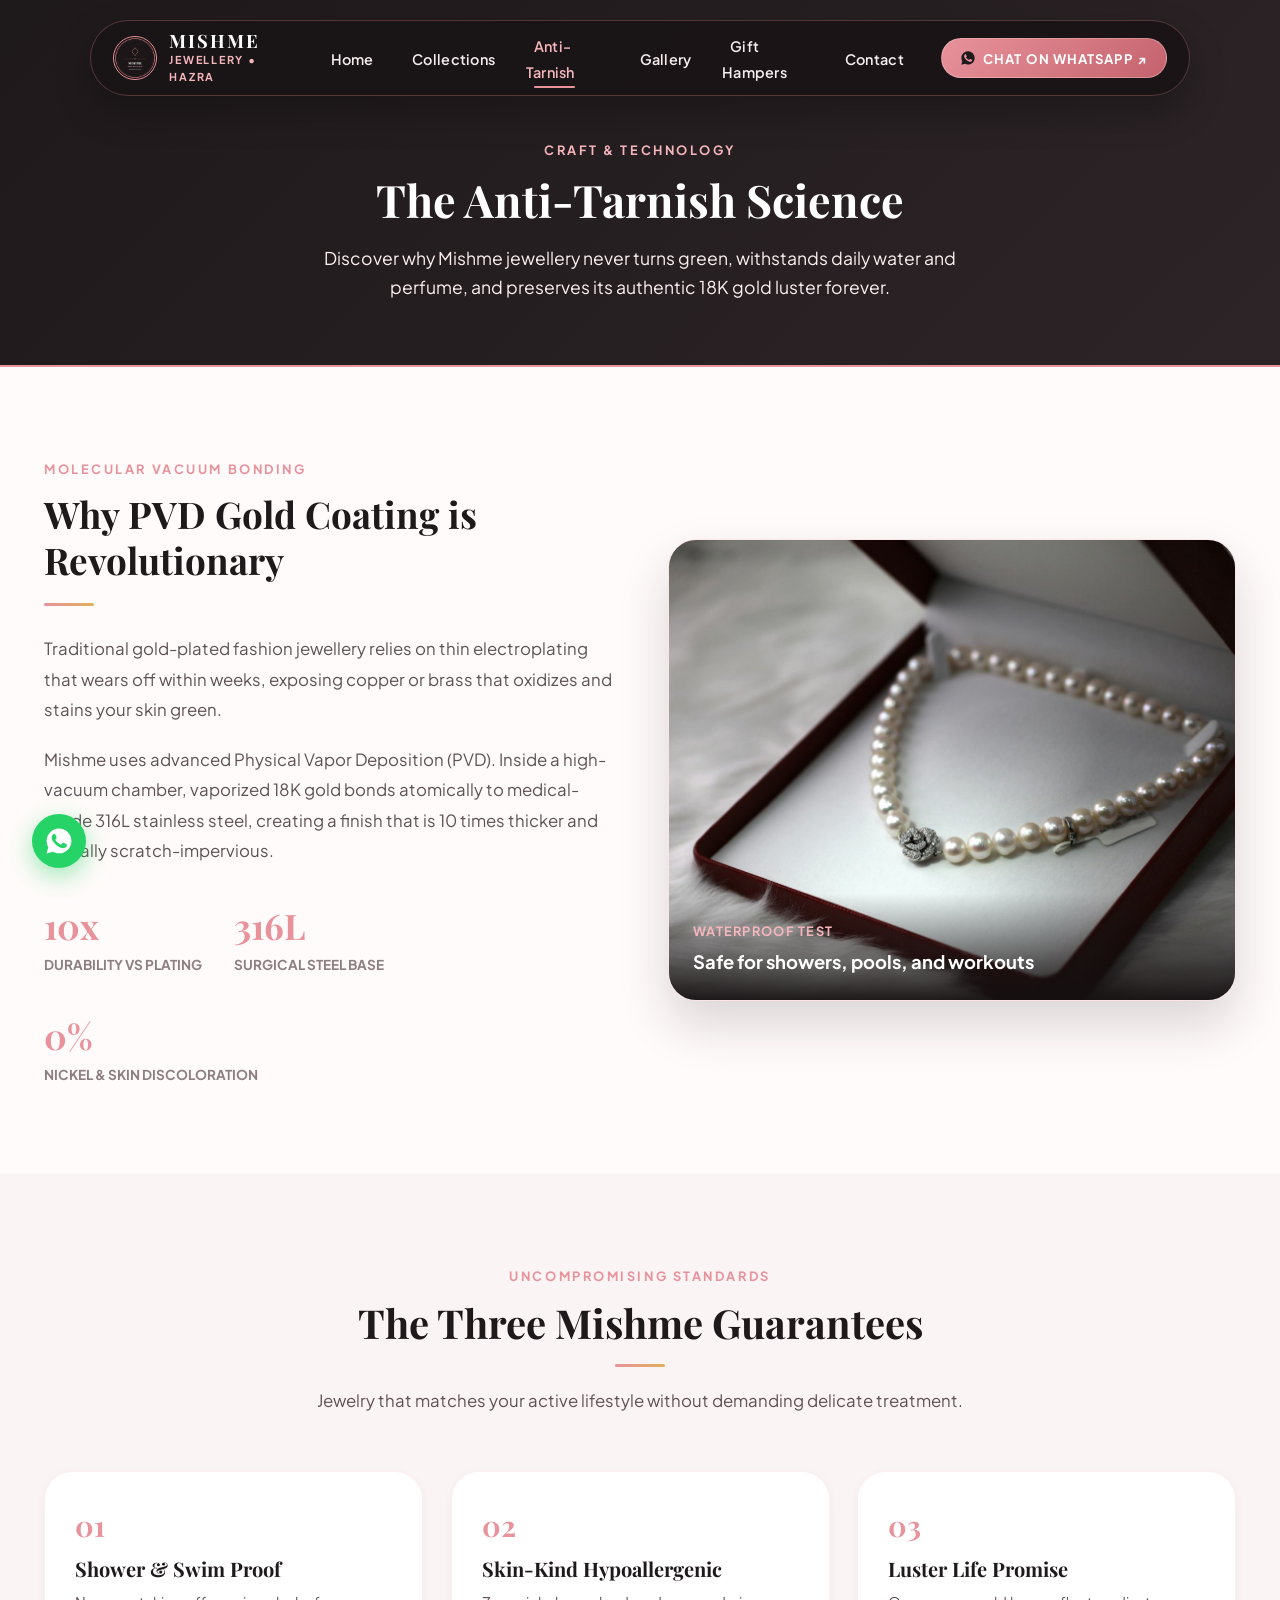
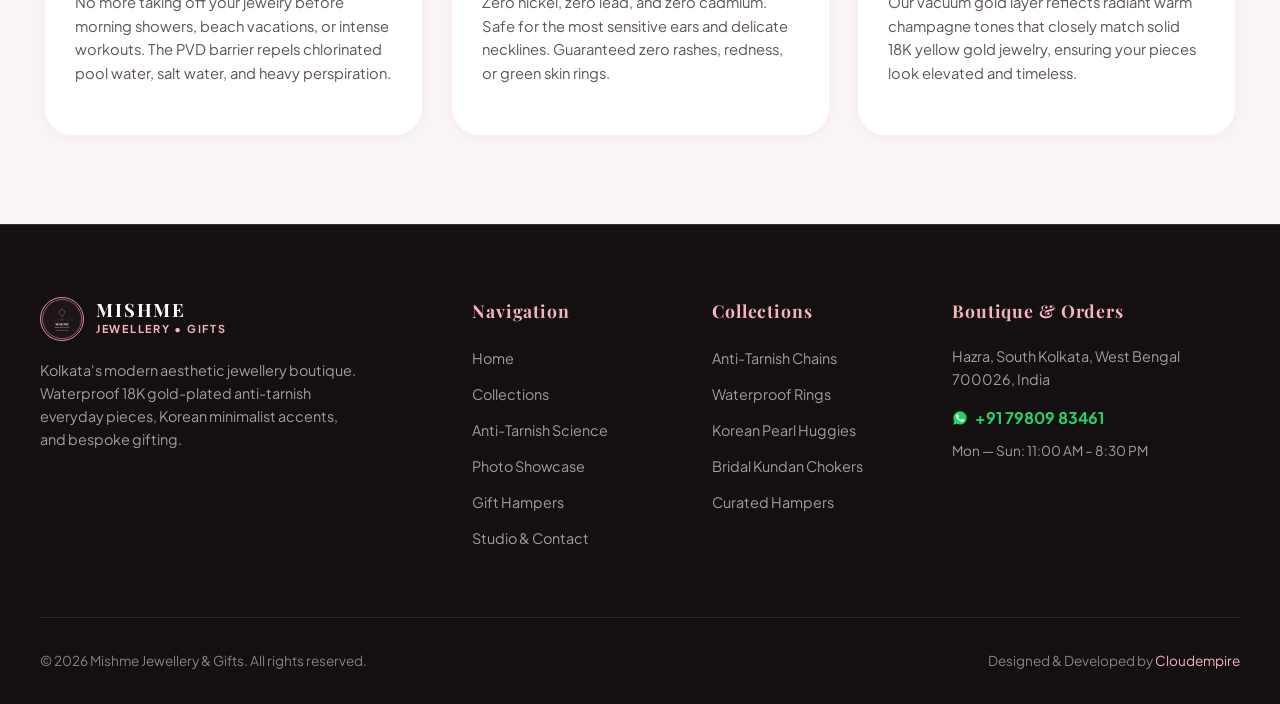
<file: quality.html>
<!DOCTYPE html>
<html lang="en">
<head>
  <meta charset="UTF-8">
  <meta name="viewport" content="width=device-width, initial-scale=1.0">
  <title>The Anti-Tarnish Science & Quality — Mishme Jewellery | Hazra, Kolkata</title>
  <meta name="description" content="Learn about our 18K Gold PVD vacuum coating, 316L surgical stainless steel base, and 100% waterproof anti-tarnish jewelry promise.">

  <!-- Favicon Suite -->
  <link rel="icon" type="image/svg+xml" href="assets/images/favicon.svg">
  <link rel="icon" type="image/png" sizes="32x32" href="assets/images/favicon-32x32.png">
  <link rel="shortcut icon" href="assets/images/favicon.ico">
  <link rel="apple-touch-icon" sizes="180x180" href="assets/images/apple-touch-icon.png">

  <!-- Fonts -->
  <link rel="preconnect" href="https://fonts.googleapis.com">
  <link rel="preconnect" href="https://fonts.gstatic.com" crossorigin>
  <link href="https://fonts.googleapis.com/css2?family=Playfair+Display:ital,wght@0,600;0,700;0,900;1,600&family=Plus+Jakarta+Sans:wght@400;500;600;700;800&display=swap" rel="stylesheet">

  <link rel="stylesheet" href="css/style.css">
</head>
<body>

  <!-- FLOATING NAVBAR -->
  <header class="site-header">
    <nav class="nav-pill-wrapper" aria-label="Main Navigation">
      <a href="index.html" class="brand-block">
        <div class="brand-emblem-wrap">
          <img src="assets/images/logo.png" alt="Mishme Jewellery Royal Emblem" class="brand-emblem">
        </div>
        <div class="brand-text-wrap">
          <span class="brand-name">MISHME</span>
          <span class="brand-sub">JEWELLERY &#8226; HAZRA</span>
        </div>
      </a>

      <ul class="nav-links">
        <li><a href="index.html" class="nav-link">Home</a></li>
        <li><a href="collections.html" class="nav-link">Collections</a></li>
        <li><a href="quality.html" class="nav-link active">Anti-Tarnish</a></li>
        <li><a href="gallery.html" class="nav-link">Gallery</a></li>
        <li><a href="gifting.html" class="nav-link">Gift Hampers</a></li>
        <li><a href="contact.html" class="nav-link">Contact</a></li>
      </ul>

      <div class="header-actions">
        <a href="https://wa.me/917980983461?text=Namaste%20Mishme!%20I'd%20like%20to%20learn%20more%20about%20your%20jewellery." class="btn-cta-pill" target="_blank" rel="noopener noreferrer">
          <svg width="16" height="16" viewBox="0 0 24 24" fill="none">
            <path d="M12.04 2C6.58 2 2.13 6.45 2.13 11.91C2.13 13.66 2.59 15.36 3.45 16.86L2.05 22L7.3 20.62C8.75 21.41 10.38 21.83 12.04 21.83C17.5 21.83 21.95 17.38 21.95 11.92C21.95 6.46 17.5 2 12.04 2Z" fill="#1e191b"/>
            <path d="M17.53 14.37C17.23 14.22 15.75 13.49 15.48 13.39C15.2 13.29 15 13.24 14.81 13.54C14.61 13.84 14.05 14.49 13.88 14.69C13.71 14.89 13.54 14.91 13.24 14.76C12.94 14.61 11.98 14.3 10.85 13.29C9.97 12.5 9.37 11.53 9.2 11.23C9.03 10.93 9.18 10.77 9.33 10.62C9.47 10.48 9.64 10.26 9.79 10.09C9.94 9.92 9.99 9.79 10.09 9.59C10.19 9.39 10.14 9.22 10.06 9.07C9.99 8.92 9.42 7.52 9.18 6.95C8.95 6.4 8.71 6.47 8.54 6.46C8.38 6.46 8.19 6.45 7.99 6.45C7.79 6.45 7.47 6.52 7.2 6.82C6.93 7.12 6.16 7.84 6.16 9.31C6.16 10.78 7.23 12.2 7.38 12.4C7.53 12.6 9.48 15.61 12.47 16.9C13.18 17.21 13.74 17.39 14.17 17.53C14.88 17.76 15.53 17.73 16.05 17.65C16.63 17.56 17.83 16.92 18.08 16.22C18.33 15.52 18.33 14.92 18.25 14.79C18.17 14.67 17.98 14.59 17.68 14.44L17.53 14.37Z" fill="#e8929b"/>
          </svg>
          <span>CHAT ON WHATSAPP ↗</span>
        </a>
        <button class="hamburger-toggle" aria-label="Toggle navigation drawer" aria-expanded="false">
          <svg width="22" height="22" viewBox="0 0 24 24" fill="none" stroke="currentColor" stroke-width="2.5"><path d="M3 12h18M3 6h18M3 18h18"/></svg>
        </button>
      </div>
    </nav>
  </header>

  <!-- SUBPAGE BANNER -->
  <section class="subpage-banner">
    <div class="shell glide-in">
      <span class="section-tag" style="color: var(--color-accent-light);">CRAFT & TECHNOLOGY</span>
      <h1 class="section-title" style="color: #ffffff; font-size: 2.8rem;">The Anti-Tarnish Science</h1>
      <p style="color: #fbeeed; font-size: 1.1rem; max-width: 650px; margin: 0 auto;">Discover why Mishme jewellery never turns green, withstands daily water and perfume, and preserves its authentic 18K gold luster forever.</p>
    </div>
  </section>

  <!-- PVD COATING SPLIT -->
  <section class="section">
    <div class="shell">
      <div style="display: grid; grid-template-columns: repeat(auto-fit, minmax(320px, 1fr)); gap: 3.5rem; align-items: center;">
        <div class="glide-in">
          <span class="section-tag">MOLECULAR VACUUM BONDING</span>
          <h2 class="section-title" style="text-align: left; font-size: 2.3rem;">Why PVD Gold Coating is Revolutionary</h2>
          <div class="rose-divider" style="margin: 1.25rem 0 1.75rem 0;"></div>
          <p style="color: var(--color-text-muted); font-size: 1.05rem; line-height: 1.8; margin-bottom: 1.25rem;">
            Traditional gold-plated fashion jewellery relies on thin electroplating that wears off within weeks, exposing copper or brass that oxidizes and stains your skin green.
          </p>
          <p style="color: var(--color-text-muted); font-size: 1.05rem; line-height: 1.8; margin-bottom: 2rem;">
            Mishme uses advanced Physical Vapor Deposition (PVD). Inside a high-vacuum chamber, vaporized 18K gold bonds atomically to medical-grade 316L stainless steel, creating a finish that is 10 times thicker and virtually scratch-impervious.
          </p>

          <div style="display: flex; gap: 2rem; flex-wrap: wrap;">
            <div>
              <div style="font-size: 2.2rem; font-weight: 700; color: var(--color-accent); font-family: var(--font-heading);">10x</div>
              <div style="font-size: 0.85rem; font-weight: 700; color: #8c7e82; text-transform: uppercase;">Durability vs Plating</div>
            </div>
            <div>
              <div style="font-size: 2.2rem; font-weight: 700; color: var(--color-accent); font-family: var(--font-heading);">316L</div>
              <div style="font-size: 0.85rem; font-weight: 700; color: #8c7e82; text-transform: uppercase;">Surgical Steel Base</div>
            </div>
            <div>
              <div style="font-size: 2.2rem; font-weight: 700; color: var(--color-accent); font-family: var(--font-heading);">0%</div>
              <div style="font-size: 0.85rem; font-weight: 700; color: #8c7e82; text-transform: uppercase;">Nickel & Skin Discoloration</div>
            </div>
          </div>
        </div>

        <div class="glide-in">
          <div style="position: relative; border-radius: var(--radius-xl); overflow: hidden; box-shadow: var(--shadow-xl); border: 1px solid rgba(232, 146, 155, 0.2);">
            <img src="assets/images/jewel-pvd-coating-science.jpg" alt="18K Gold Waterproof Testing" style="width: 100%; height: 460px; object-fit: cover; display: block;">
            <div style="position: absolute; bottom: 0; left: 0; right: 0; padding: 1.5rem; background: linear-gradient(to top, rgba(20, 15, 16, 0.95), transparent); color: #fff;">
              <span style="font-size: 0.8rem; font-weight: 700; text-transform: uppercase; letter-spacing: 0.1em; color: var(--color-accent-light);">WATERPROOF TEST</span>
              <div style="font-size: 1.15rem; font-weight: 700; margin-top: 0.25rem;">Safe for showers, pools, and workouts</div>
            </div>
          </div>
        </div>
      </div>
    </div>
  </section>

  <!-- THE 3 PILLARS OF OUR QUALITY -->
  <section class="section section-alt">
    <div class="shell glide-in">
      <div class="section-header">
        <span class="section-tag">UNCOMPROMISING STANDARDS</span>
        <h2 class="section-title">The Three Mishme Guarantees</h2>
        <div class="rose-divider"></div>
        <p class="section-subtitle">Jewelry that matches your active lifestyle without demanding delicate treatment.</p>
      </div>

      <div class="reviews-grid">
        <div class="review-card glide-in">
          <div style="font-size: 1.8rem; font-weight: 700; font-family: var(--font-heading); color: var(--color-accent); margin-bottom: 0.5rem;">01</div>
          <h3 class="card-title" style="font-size: 1.25rem;">Shower & Swim Proof</h3>
          <p class="card-desc">No more taking off your jewelry before morning showers, beach vacations, or intense workouts. The PVD barrier repels chlorinated pool water, salt water, and heavy perspiration.</p>
        </div>

        <div class="review-card glide-in">
          <div style="font-size: 1.8rem; font-weight: 700; font-family: var(--font-heading); color: var(--color-accent); margin-bottom: 0.5rem;">02</div>
          <h3 class="card-title" style="font-size: 1.25rem;">Skin-Kind Hypoallergenic</h3>
          <p class="card-desc">Zero nickel, zero lead, and zero cadmium. Safe for the most sensitive ears and delicate necklines. Guaranteed zero rashes, redness, or green skin rings.</p>
        </div>

        <div class="review-card glide-in">
          <div style="font-size: 1.8rem; font-weight: 700; font-family: var(--font-heading); color: var(--color-accent); margin-bottom: 0.5rem;">03</div>
          <h3 class="card-title" style="font-size: 1.25rem;">Luster Life Promise</h3>
          <p class="card-desc">Our vacuum gold layer reflects radiant warm champagne tones that closely match solid 18K yellow gold jewelry, ensuring your pieces look elevated and timeless.</p>
        </div>
      </div>
    </div>
  </section>

  <!-- FLOATING WHATSAPP BUTTON -->
  <a href="https://wa.me/917980983461?text=Namaste%20Mishme!%20I'd%20like%20to%20order%20jewellery." class="floating-wa-btn" aria-label="Chat on WhatsApp" target="_blank" rel="noopener noreferrer">
    <svg width="30" height="30" viewBox="0 0 24 24" fill="none">
      <path d="M12.04 2C6.58 2 2.13 6.45 2.13 11.91C2.13 13.66 2.59 15.36 3.45 16.86L2.05 22L7.3 20.62C8.75 21.41 10.38 21.83 12.04 21.83C17.5 21.83 21.95 17.38 21.95 11.92C21.95 6.46 17.5 2 12.04 2Z" fill="#FFFFFF"/>
      <path d="M17.53 14.37C17.23 14.22 15.75 13.49 15.48 13.39C15.2 13.29 15 13.24 14.81 13.54C14.61 13.84 14.05 14.49 13.88 14.69C13.71 14.89 13.54 14.91 13.24 14.76C12.94 14.61 11.98 14.3 10.85 13.29C9.97 12.5 9.37 11.53 9.2 11.23C9.03 10.93 9.18 10.77 9.33 10.62C9.47 10.48 9.64 10.26 9.79 10.09C9.94 9.92 9.99 9.79 10.09 9.59C10.19 9.39 10.14 9.22 10.06 9.07C9.99 8.92 9.42 7.52 9.18 6.95C8.95 6.4 8.71 6.47 8.54 6.46C8.38 6.46 8.19 6.45 7.99 6.45C7.79 6.45 7.47 6.52 7.2 6.82C6.93 7.12 6.16 7.84 6.16 9.31C6.16 10.78 7.23 12.2 7.38 12.4C7.53 12.6 9.48 15.61 12.47 16.9C13.18 17.21 13.74 17.39 14.17 17.53C14.88 17.76 15.53 17.73 16.05 17.65C16.63 17.56 17.83 16.92 18.08 16.22C18.33 15.52 18.33 14.92 18.25 14.79C18.17 14.67 17.98 14.59 17.68 14.44L17.53 14.37Z" fill="#25D366"/>
    </svg>
  </a>

  <!-- SITE FOOTER -->
  <footer class="site-footer">
    <div class="footer-inner">
      <div class="footer-col">
        <div class="brand-block" style="margin-bottom: 1.15rem;">
          <div class="brand-emblem-wrap">
            <img src="assets/images/logo.png" alt="Mishme Jewellery Emblem" class="brand-emblem">
          </div>
          <div class="brand-text-wrap">
            <span class="brand-name">MISHME</span>
            <span class="brand-sub">JEWELLERY &#8226; GIFTS</span>
          </div>
        </div>
        <p style="font-size: 0.9rem; line-height: 1.6; color: #a89ba0; max-width: 320px;">Kolkata's modern aesthetic jewellery boutique. Waterproof 18K gold-plated anti-tarnish everyday pieces, Korean minimalist accents, and bespoke gifting.</p>
      </div>

      <div class="footer-col">
        <h4>Navigation</h4>
        <ul class="footer-links-list">
          <li><a href="index.html">Home</a></li>
          <li><a href="collections.html">Collections</a></li>
          <li><a href="quality.html">Anti-Tarnish Science</a></li>
          <li><a href="gallery.html">Photo Showcase</a></li>
          <li><a href="gifting.html">Gift Hampers</a></li>
          <li><a href="contact.html">Studio & Contact</a></li>
        </ul>
      </div>

      <div class="footer-col">
        <h4>Collections</h4>
        <ul class="footer-links-list">
          <li><a href="collections.html">Anti-Tarnish Chains</a></li>
          <li><a href="collections.html">Waterproof Rings</a></li>
          <li><a href="collections.html">Korean Pearl Huggies</a></li>
          <li><a href="collections.html">Bridal Kundan Chokers</a></li>
          <li><a href="gifting.html">Curated Hampers</a></li>
        </ul>
      </div>

      <div class="footer-col">
        <h4>Boutique & Orders</h4>
        <p style="font-size: 0.9rem; color: #a89ba0; margin-bottom: 0.85rem;">Hazra, South Kolkata, West Bengal 700026, India</p>
        <p style="margin-bottom: 0.5rem;">
          <a href="https://wa.me/917980983461" style="color: #25D366; font-weight: 700; text-decoration: none; display: inline-flex; align-items: center; gap: 0.45rem;">
            <svg width="16" height="16" viewBox="0 0 24 24" fill="none"><path d="M12.04 2C6.58 2 2.13 6.45 2.13 11.91C2.13 13.66 2.59 15.36 3.45 16.86L2.05 22L7.3 20.62C8.75 21.41 10.38 21.83 12.04 21.83C17.5 21.83 21.95 17.38 21.95 11.92C21.95 6.46 17.5 2 12.04 2Z" fill="#25D366"/><path d="M17.53 14.37C17.23 14.22 15.75 13.49 15.48 13.39C15.2 13.29 15 13.24 14.81 13.54C14.61 13.84 14.05 14.49 13.88 14.69C13.71 14.89 13.54 14.91 13.24 14.76C12.94 14.61 11.98 14.3 10.85 13.29C9.97 12.5 9.37 11.53 9.2 11.23C9.03 10.93 9.18 10.77 9.33 10.62C9.47 10.48 9.64 10.26 9.79 10.09C9.94 9.92 9.99 9.79 10.09 9.59C10.19 9.39 10.14 9.22 10.06 9.07C9.99 8.92 9.42 7.52 9.18 6.95C8.95 6.4 8.71 6.47 8.54 6.46C8.38 6.46 8.19 6.45 7.99 6.45C7.79 6.45 7.47 6.52 7.2 6.82C6.93 7.12 6.16 7.84 6.16 9.31C6.16 10.78 7.23 12.2 7.38 12.4C7.53 12.6 9.48 15.61 12.47 16.9C13.18 17.21 13.74 17.39 14.17 17.53C14.88 17.76 15.53 17.73 16.05 17.65C16.63 17.56 17.83 16.92 18.08 16.22C18.33 15.52 18.33 14.92 18.25 14.79C18.17 14.67 17.98 14.59 17.68 14.44L17.53 14.37Z" fill="#FFFFFF"/></svg>
            <span>+91 79809 83461</span>
          </a>
        </p>
        <p style="font-size: 0.85rem; color: #a89ba0;">Mon — Sun: 11:00 AM – 8:30 PM</p>
      </div>
    </div>

    <div class="footer-bottom">
      <div>&copy; 2026 Mishme Jewellery & Gifts. All rights reserved.</div>
      <div>Designed & Developed by <a href="https://cloudempiretech/" target="_blank" rel="noopener noreferrer">Cloudempire</a></div>
    </div>
  </footer>

  <script src="js/main.js"></script>
</body>
</html>
</file>
<file: css/style.css>
/* ==========================================================================
   MISHME JEWELLERY & GIFTS — SLEEK EDITORIAL BOUTIQUE DESIGN SYSTEM
   Hazra, South Kolkata | Bespoke Clean Architecture
   ========================================================================== */

:root {
  --color-primary: #1e191b;
  --color-primary-light: #2d2427;
  --color-accent: #e8929b;
  --color-accent-light: #f4b5bc;
  --color-accent-champagne: #dfb15b;
  --color-accent-gold: #f0cf85;

  --color-bg: #fffbfa;
  --color-surface: #ffffff;
  --color-surface-alt: #fbf4f5;
  --color-surface-dark: #191416;

  --color-text-main: #1e191b;
  --color-text-muted: #5e5255;
  --color-text-light: #fbeeed;

  --font-heading: 'Playfair Display', Georgia, serif;
  --font-body: 'Plus Jakarta Sans', -apple-system, BlinkMacSystemFont, "Segoe UI", Roboto, sans-serif;

  --radius-sm: 8px;
  --radius-md: 14px;
  --radius-lg: 20px;
  --radius-xl: 28px;
  --radius-full: 9999px;

  --shadow-sm: 0 2px 10px rgba(30, 25, 27, 0.04);
  --shadow-md: 0 8px 24px rgba(232, 146, 155, 0.12);
  --shadow-lg: 0 16px 36px rgba(30, 25, 27, 0.1);
  --shadow-xl: 0 24px 50px rgba(30, 25, 27, 0.16);

  --transition-smooth: all 0.35s cubic-bezier(0.16, 1, 0.3, 1);
}

*, *::before, *::after {
  box-sizing: border-box;
  margin: 0;
  padding: 0;
}

html {
  scroll-behavior: smooth;
  font-size: 16px;
  -webkit-text-size-adjust: 100%;
}

body {
  font-family: var(--font-body);
  color: var(--color-text-main);
  background-color: var(--color-bg);
  line-height: 1.6;
  overflow-x: hidden;
  width: 100%;
}

img, video {
  max-width: 100%;
  height: auto;
  display: block;
}

a {
  color: inherit;
  text-decoration: none;
}

/* MANDATORY GLIDE-IN ANIMATION SYSTEM */
.glide-in {
  opacity: 0;
  transform: translateY(28px);
  transition: opacity 0.75s cubic-bezier(0.16, 1, 0.3, 1), transform 0.75s cubic-bezier(0.16, 1, 0.3, 1);
  will-change: opacity, transform;
}

.glide-in.in-view {
  opacity: 1;
  transform: translateY(0);
}

/* SHELL & LAYOUT */
.shell {
  width: 100%;
  max-width: 1240px;
  margin: 0 auto;
  padding: 0 1.5rem;
}

.section {
  padding: 5.5rem 0;
  position: relative;
}

.section-alt {
  background-color: var(--color-surface-alt);
}

.section-dark {
  background-color: var(--color-surface-dark);
  color: #ffffff;
}

.section-header {
  text-align: center;
  max-width: 720px;
  margin: 0 auto 3.5rem auto;
}

.section-tag {
  display: inline-block;
  font-size: 0.8rem;
  font-weight: 700;
  text-transform: uppercase;
  letter-spacing: 0.2em;
  color: var(--color-accent);
  margin-bottom: 0.75rem;
}

.section-title {
  font-family: var(--font-heading);
  font-size: 2.5rem;
  font-weight: 700;
  line-height: 1.25;
  color: inherit;
  margin-bottom: 1rem;
}

.section-subtitle {
  font-size: 1.05rem;
  color: var(--color-text-muted);
  line-height: 1.65;
}

.rose-divider {
  width: 50px;
  height: 3px;
  background: linear-gradient(90deg, var(--color-accent), var(--color-accent-champagne));
  border-radius: var(--radius-full);
  margin: 1rem auto 1.25rem auto;
}

/* FLOATING HEADER & NAVBAR */
.site-header {
  position: fixed;
  top: 1.25rem;
  left: 0;
  right: 0;
  z-index: 1000;
  padding: 0 1.25rem;
  display: flex;
  justify-content: center;
}

.nav-pill-wrapper {
  background: rgba(26, 20, 22, 0.92);
  backdrop-filter: blur(14px);
  -webkit-backdrop-filter: blur(14px);
  border: 1px solid rgba(232, 146, 155, 0.28);
  border-radius: var(--radius-full);
  padding: 0.6rem 1.4rem;
  display: flex;
  align-items: center;
  justify-content: space-between;
  gap: 1.8rem;
  box-shadow: 0 16px 36px rgba(0, 0, 0, 0.25);
  width: 100%;
  max-width: 1100px;
}

.brand-block {
  display: flex;
  align-items: center;
  gap: 0.75rem;
}

.brand-emblem-wrap {
  width: 44px;
  height: 44px;
  border-radius: 50%;
  overflow: hidden;
  border: 1.5px solid var(--color-accent);
  background: #140f10;
  display: flex;
  align-items: center;
  justify-content: center;
  flex-shrink: 0;
}

.brand-emblem {
  width: 100%;
  height: 100%;
  object-fit: cover;
}

.brand-text-wrap {
  display: flex;
  flex-direction: column;
}

.brand-name {
  font-family: var(--font-heading);
  font-size: 1.15rem;
  font-weight: 700;
  letter-spacing: 0.1em;
  color: #ffffff;
  line-height: 1.1;
}

.brand-sub {
  font-size: 0.68rem;
  font-weight: 700;
  letter-spacing: 0.16em;
  color: var(--color-accent-light);
  text-transform: uppercase;
}

.nav-links {
  display: flex;
  align-items: center;
  gap: 1.4rem;
  list-style: none;
}

.nav-link {
  font-size: 0.9rem;
  font-weight: 600;
  color: #f5ecee;
  letter-spacing: 0.02em;
  transition: var(--transition-smooth);
  padding: 0.35rem 0.5rem;
  position: relative;
}

.nav-link:hover, .nav-link.active {
  color: var(--color-accent-light);
}

.nav-link.active::after {
  content: '';
  position: absolute;
  bottom: -2px;
  left: 0.5rem;
  right: 0.5rem;
  height: 2px;
  background: var(--color-accent);
  border-radius: 2px;
}

.header-actions {
  display: flex;
  align-items: center;
  gap: 0.85rem;
}

.btn-cta-pill {
  background: linear-gradient(135deg, var(--color-accent), #c4626d);
  color: #ffffff;
  font-size: 0.82rem;
  font-weight: 700;
  letter-spacing: 0.08em;
  padding: 0.55rem 1.15rem;
  border-radius: var(--radius-full);
  display: inline-flex;
  align-items: center;
  gap: 0.45rem;
  transition: var(--transition-smooth);
  border: 1px solid rgba(255, 255, 255, 0.25);
  white-space: nowrap;
}

.btn-cta-pill:hover {
  transform: translateY(-2px);
  box-shadow: 0 8px 20px rgba(232, 146, 155, 0.45);
}

.hamburger-toggle {
  display: none;
  background: transparent;
  border: none;
  color: #ffffff;
  cursor: pointer;
  padding: 0.4rem;
}

/* HERO SECTION WITH VIDEO BG */
.hero-wrapper {
  position: relative;
  min-height: 100vh;
  display: flex;
  align-items: center;
  justify-content: center;
  color: #ffffff;
  padding: 7rem 1.5rem 3.5rem 1.5rem;
  overflow: hidden;
  background: #140f10;
}

.hero-video-container {
  position: absolute;
  top: 0;
  left: 0;
  width: 100%;
  height: 100%;
  z-index: 1;
  overflow: hidden;
}

.hero-video-bg {
  width: 100%;
  height: 100%;
  object-fit: cover;
  opacity: 0.38;
}

.hero-overlay-gradient {
  position: absolute;
  top: 0;
  left: 0;
  width: 100%;
  height: 100%;
  z-index: 2;
  background: radial-gradient(circle at center, rgba(20, 15, 16, 0.45) 0%, rgba(20, 15, 16, 0.88) 85%);
}

.hero-content {
  position: relative;
  z-index: 3;
  max-width: 860px;
  text-align: center;
  margin: 0 auto;
}

.hero-badge {
  display: inline-flex;
  align-items: center;
  gap: 0.6rem;
  background: rgba(30, 22, 25, 0.85);
  border: 1px solid var(--color-accent);
  padding: 0.4rem 1.1rem;
  border-radius: var(--radius-full);
  font-size: 0.8rem;
  font-weight: 700;
  letter-spacing: 0.12em;
  color: var(--color-accent-light);
  margin-bottom: 1.5rem;
}

.live-beacon {
  width: 8px;
  height: 8px;
  border-radius: 50%;
  background: var(--color-accent-light);
  box-shadow: 0 0 10px var(--color-accent-light);
  animation: pulseBeacon 2s infinite;
}

@keyframes pulseBeacon {
  0% { transform: scale(0.95); box-shadow: 0 0 0 0 rgba(244, 181, 188, 0.7); }
  70% { transform: scale(1); box-shadow: 0 0 0 8px rgba(244, 181, 188, 0); }
  100% { transform: scale(0.95); box-shadow: 0 0 0 0 rgba(244, 181, 188, 0); }
}

.hero-title {
  font-family: var(--font-heading);
  font-size: 3.5rem;
  font-weight: 700;
  line-height: 1.15;
  letter-spacing: 0.01em;
  margin-bottom: 1.25rem;
  text-shadow: 0 4px 20px rgba(0, 0, 0, 0.4);
}

.hero-title .text-rose {
  background: linear-gradient(135deg, #fcedec, #f4b5bc, #e8929b);
  -webkit-background-clip: text;
  -webkit-text-fill-color: transparent;
}

.dynamic-typewriter {
  font-size: 1.25rem;
  font-weight: 500;
  color: #fbeeed;
  margin-bottom: 2rem;
  min-height: 1.8em;
  letter-spacing: 0.01em;
}

.hero-ctas {
  display: flex;
  align-items: center;
  justify-content: center;
  gap: 1rem;
  margin-bottom: 3rem;
  flex-wrap: wrap;
}

.btn-hero-primary {
  background: linear-gradient(135deg, var(--color-accent), #c4626d);
  color: #ffffff;
  font-size: 0.95rem;
  font-weight: 700;
  letter-spacing: 0.08em;
  padding: 0.95rem 2rem;
  border-radius: var(--radius-full);
  display: inline-flex;
  align-items: center;
  gap: 0.5rem;
  transition: var(--transition-smooth);
  box-shadow: 0 8px 24px rgba(232, 146, 155, 0.35);
  border: 1px solid rgba(255, 255, 255, 0.25);
}

.btn-hero-primary:hover {
  transform: translateY(-3px);
  box-shadow: 0 14px 32px rgba(232, 146, 155, 0.5);
}

.btn-hero-secondary {
  background: rgba(30, 22, 25, 0.7);
  backdrop-filter: blur(8px);
  color: #ffffff;
  font-size: 0.95rem;
  font-weight: 700;
  letter-spacing: 0.06em;
  padding: 0.95rem 1.85rem;
  border-radius: var(--radius-full);
  border: 1px solid rgba(232, 146, 155, 0.4);
  transition: var(--transition-smooth);
}

.btn-hero-secondary:hover {
  background: rgba(232, 146, 155, 0.2);
  border-color: var(--color-accent-light);
  transform: translateY(-2px);
}

/* 4 TELEMETRY HERO STATS */
.hero-stats-row {
  display: grid;
  grid-template-columns: repeat(4, 1fr);
  gap: 1rem;
  width: 100%;
  max-width: 820px;
  margin: 0 auto;
}

.hero-stat-card {
  background: rgba(30, 22, 25, 0.75);
  backdrop-filter: blur(12px);
  border: 1px solid rgba(232, 146, 155, 0.25);
  border-radius: var(--radius-lg);
  padding: 1.1rem 0.85rem;
  text-align: center;
  transition: var(--transition-smooth);
}

.hero-stat-card:hover {
  border-color: var(--color-accent-light);
  transform: translateY(-3px);
}

.stat-number {
  font-family: var(--font-heading);
  font-size: 2rem;
  font-weight: 700;
  color: var(--color-accent-light);
  line-height: 1.1;
  margin-bottom: 0.25rem;
}

.stat-label {
  font-size: 0.75rem;
  font-weight: 700;
  text-transform: uppercase;
  letter-spacing: 0.1em;
  color: #e2d7d9;
}

/* VIDEO CONTROL BUTTON */
.video-control-btn {
  position: absolute;
  bottom: 2rem;
  right: 2rem;
  z-index: 4;
  width: 40px;
  height: 40px;
  border-radius: 50%;
  background: rgba(30, 22, 25, 0.8);
  border: 1px solid var(--color-accent);
  color: var(--color-accent-light);
  display: flex;
  align-items: center;
  justify-content: center;
  cursor: pointer;
  transition: var(--transition-smooth);
}

.video-control-btn:hover {
  background: var(--color-accent);
  color: #ffffff;
}

/* CARD SYSTEM & SHOWCASE */
.portfolio-grid {
  display: grid;
  grid-template-columns: repeat(auto-fit, minmax(340px, 1fr));
  gap: 2rem;
  width: 100%;
}

.jewel-card {
  background: var(--color-surface);
  border-radius: var(--radius-xl);
  overflow: hidden;
  box-shadow: var(--shadow-sm);
  border: 1px solid rgba(232, 146, 155, 0.15);
  transition: var(--transition-smooth);
  display: flex;
  flex-direction: column;
}

.jewel-card:hover {
  transform: translateY(-6px);
  box-shadow: var(--shadow-lg);
  border-color: rgba(232, 146, 155, 0.4);
}

.card-media-wrap {
  position: relative;
  width: 100%;
  height: 260px;
  overflow: hidden;
  background: #191416;
}

.card-img {
  width: 100%;
  height: 100%;
  object-fit: cover;
  transition: transform 0.65s cubic-bezier(0.16, 1, 0.3, 1);
}

.jewel-card:hover .card-img {
  transform: scale(1.06);
}

.card-badge {
  position: absolute;
  top: 1rem;
  left: 1rem;
  background: rgba(26, 20, 22, 0.88);
  backdrop-filter: blur(6px);
  color: var(--color-accent-light);
  font-size: 0.72rem;
  font-weight: 800;
  letter-spacing: 0.1em;
  text-transform: uppercase;
  padding: 0.35rem 0.8rem;
  border-radius: var(--radius-full);
  border: 1px solid rgba(232, 146, 155, 0.4);
}

.card-body {
  padding: 1.5rem;
  display: flex;
  flex-direction: column;
  flex-grow: 1;
}

.card-tag {
  font-size: 0.75rem;
  font-weight: 700;
  text-transform: uppercase;
  letter-spacing: 0.14em;
  color: var(--color-accent);
  margin-bottom: 0.45rem;
}

.card-title {
  font-family: var(--font-heading);
  font-size: 1.45rem;
  font-weight: 700;
  color: var(--color-primary);
  margin-bottom: 0.65rem;
  line-height: 1.25;
}

.card-desc {
  font-size: 0.92rem;
  color: var(--color-text-muted);
  line-height: 1.6;
  margin-bottom: 1.25rem;
  flex-grow: 1;
}

.card-specs {
  display: flex;
  flex-wrap: wrap;
  gap: 0.45rem;
  margin-bottom: 1.25rem;
}

.spec-chip {
  background: var(--color-surface-alt);
  border: 1px solid rgba(232, 146, 155, 0.18);
  padding: 0.3rem 0.65rem;
  border-radius: var(--radius-sm);
  font-size: 0.78rem;
  font-weight: 600;
  color: var(--color-primary-light);
}

.btn-card-inquire {
  background: var(--color-surface-dark);
  color: var(--color-accent-light);
  font-size: 0.82rem;
  font-weight: 700;
  letter-spacing: 0.06em;
  padding: 0.75rem 1.15rem;
  border-radius: var(--radius-md);
  text-align: center;
  border: 1px solid rgba(232, 146, 155, 0.3);
  transition: var(--transition-smooth);
}

.btn-card-inquire:hover {
  background: var(--color-accent);
  color: #ffffff;
}

/* INTERACTIVE STYLE FINDER & HAMPER CUSTOMIZER */
.calc-card {
  background: #ffffff;
  border-radius: var(--radius-xl);
  padding: 2.5rem;
  box-shadow: var(--shadow-md);
  border: 1px solid rgba(232, 146, 155, 0.25);
  max-width: 900px;
  margin: 0 auto;
}

.calc-grid {
  display: grid;
  grid-template-columns: 1fr 1fr;
  gap: 2.5rem;
  align-items: center;
}

.calc-control-group {
  margin-bottom: 1.5rem;
}

.calc-label {
  display: block;
  font-size: 0.88rem;
  font-weight: 700;
  color: var(--color-primary);
  margin-bottom: 0.5rem;
}

.calc-select {
  width: 100%;
  padding: 0.85rem 1rem;
  border: 1px solid #e5d8db;
  border-radius: var(--radius-md);
  font-family: inherit;
  font-size: 0.95rem;
  background: #ffffff;
  color: var(--color-primary);
  outline: none;
  transition: var(--transition-smooth);
}

.calc-select:focus {
  border-color: var(--color-accent);
  box-shadow: 0 0 0 3px rgba(232, 146, 155, 0.2);
}

.calc-result-box {
  background: #191416;
  color: #ffffff;
  border-radius: var(--radius-lg);
  padding: 2rem;
  border: 1px solid rgba(232, 146, 155, 0.35);
  text-align: center;
}

.calc-result-badge {
  font-size: 0.75rem;
  font-weight: 700;
  text-transform: uppercase;
  letter-spacing: 0.14em;
  color: var(--color-accent-light);
  margin-bottom: 0.75rem;
}

.calc-result-value {
  font-family: var(--font-heading);
  font-size: 2rem;
  font-weight: 700;
  color: #ffffff;
  margin-bottom: 0.5rem;
  line-height: 1.25;
}

.calc-result-breakdown {
  font-size: 0.88rem;
  color: #e2d7d9;
  line-height: 1.6;
  margin-bottom: 1.5rem;
}

/* REVIEWS */
.reviews-grid {
  display: grid;
  grid-template-columns: repeat(auto-fit, minmax(320px, 1fr));
  gap: 1.75rem;
  width: 100%;
}

.review-card {
  background: var(--color-surface);
  border-radius: var(--radius-xl);
  padding: 1.85rem;
  box-shadow: var(--shadow-sm);
  border: 1px solid rgba(232, 146, 155, 0.15);
  transition: var(--transition-smooth);
  display: flex;
  flex-direction: column;
}

.review-card:hover {
  transform: translateY(-4px);
  box-shadow: var(--shadow-md);
}

.review-stars {
  color: var(--color-accent-champagne);
  font-size: 1.15rem;
  margin-bottom: 0.85rem;
  letter-spacing: 2px;
}

.review-text {
  font-size: 0.95rem;
  color: var(--color-text-main);
  line-height: 1.65;
  font-style: italic;
  margin-bottom: 1.25rem;
  flex-grow: 1;
}

.reviewer-meta {
  display: flex;
  align-items: center;
  gap: 0.75rem;
  border-top: 1px solid #f7eff0;
  padding-top: 1rem;
}

.reviewer-avatar {
  width: 42px;
  height: 42px;
  border-radius: 50%;
  background: #1e191b;
  color: var(--color-accent-light);
  font-weight: 800;
  display: flex;
  align-items: center;
  justify-content: center;
  font-size: 0.9rem;
}

.reviewer-name {
  font-weight: 700;
  font-size: 0.92rem;
  color: var(--color-primary);
}

.reviewer-loc {
  font-size: 0.78rem;
  color: #8c7e82;
}

/* GALLERY HORIZONTAL FILTER & MASONRY */
.gallery-filter-rail {
  display: flex;
  align-items: center;
  justify-content: center;
  gap: 0.65rem;
  flex-wrap: wrap;
  margin-bottom: 2.5rem;
}

.gallery-filter-btn {
  background: var(--color-surface);
  border: 1px solid #f0e4e6;
  padding: 0.55rem 1.25rem;
  border-radius: var(--radius-full);
  font-size: 0.85rem;
  font-weight: 700;
  color: var(--color-text-muted);
  cursor: pointer;
  transition: var(--transition-smooth);
}

.gallery-filter-btn:hover, .gallery-filter-btn.active {
  background: var(--color-primary);
  color: var(--color-accent-light);
  border-color: var(--color-primary);
}

.gallery-grid {
  display: grid;
  grid-template-columns: repeat(auto-fill, minmax(280px, 1fr));
  gap: 1.5rem;
}

.gallery-item {
  position: relative;
  border-radius: var(--radius-lg);
  overflow: hidden;
  height: 280px;
  box-shadow: var(--shadow-sm);
  cursor: pointer;
}

.gallery-img {
  width: 100%;
  height: 100%;
  object-fit: cover;
  transition: transform 0.6s cubic-bezier(0.16, 1, 0.3, 1);
}

.gallery-item:hover .gallery-img {
  transform: scale(1.08);
}

.gallery-overlay {
  position: absolute;
  bottom: 0;
  left: 0;
  right: 0;
  padding: 1.5rem 1.25rem 1rem 1.25rem;
  background: linear-gradient(to top, rgba(26, 20, 22, 0.92), transparent);
  color: #ffffff;
  transform: translateY(12px);
  opacity: 0.85;
  transition: var(--transition-smooth);
}

.gallery-item:hover .gallery-overlay {
  transform: translateY(0);
  opacity: 1;
}

.gallery-tag {
  font-size: 0.72rem;
  font-weight: 700;
  color: var(--color-accent-light);
  text-transform: uppercase;
  letter-spacing: 0.1em;
}

.gallery-title {
  font-size: 1.05rem;
  font-weight: 700;
  font-family: var(--font-heading);
  margin-top: 0.2rem;
}

/* SUBPAGE BANNER */
.subpage-banner {
  background: linear-gradient(135deg, #1e191b, #2d2427);
  color: #ffffff;
  padding: 8.5rem 1.5rem 4rem 1.5rem;
  text-align: center;
  position: relative;
  overflow: hidden;
  border-bottom: 2px solid var(--color-accent);
}

/* CONTACT & LOCATION */
.contact-split {
  display: grid;
  grid-template-columns: 1.2fr 1fr;
  gap: 3rem;
  align-items: start;
}

.contact-form-card {
  background: #ffffff;
  border-radius: var(--radius-xl);
  padding: 2.5rem;
  box-shadow: var(--shadow-md);
  border: 1px solid rgba(232, 146, 155, 0.2);
}

.form-group {
  margin-bottom: 1.25rem;
}

.form-label {
  display: block;
  font-size: 0.85rem;
  font-weight: 700;
  color: var(--color-primary);
  margin-bottom: 0.4rem;
}

.form-input, .form-select, .form-textarea {
  width: 100%;
  padding: 0.8rem 1rem;
  border: 1px solid #e5d8db;
  border-radius: var(--radius-md);
  font-family: inherit;
  font-size: 0.92rem;
  outline: none;
  transition: var(--transition-smooth);
}

.form-input:focus, .form-select:focus, .form-textarea:focus {
  border-color: var(--color-accent);
  box-shadow: 0 0 0 3px rgba(232, 146, 155, 0.2);
}

.btn-form-submit {
  width: 100%;
  background: linear-gradient(135deg, #25D366, #128C7E);
  color: #ffffff;
  border: none;
  font-weight: 700;
  font-size: 0.95rem;
  letter-spacing: 0.06em;
  padding: 0.95rem 1.5rem;
  border-radius: var(--radius-md);
  cursor: pointer;
  display: flex;
  align-items: center;
  justify-content: center;
  gap: 0.5rem;
  transition: var(--transition-smooth);
  box-shadow: 0 6px 18px rgba(37, 211, 102, 0.3);
}

.btn-form-submit:hover {
  transform: translateY(-2px);
  box-shadow: 0 10px 24px rgba(37, 211, 102, 0.4);
}

.info-card {
  background: #ffffff;
  border-radius: var(--radius-xl);
  padding: 1.5rem;
  box-shadow: var(--shadow-sm);
  border: 1px solid rgba(232, 146, 155, 0.15);
  margin-bottom: 1.25rem;
  display: flex;
  gap: 1.15rem;
  align-items: flex-start;
}

.info-icon {
  width: 44px;
  height: 44px;
  border-radius: var(--radius-md);
  background: var(--color-surface-dark);
  color: var(--color-accent-light);
  display: flex;
  align-items: center;
  justify-content: center;
  flex-shrink: 0;
}

.info-details h4 {
  font-family: var(--font-heading);
  font-size: 1.05rem;
  font-weight: 700;
  margin-bottom: 0.25rem;
  color: var(--color-primary);
}

.info-details p {
  font-size: 0.9rem;
  color: var(--color-text-muted);
  line-height: 1.5;
}

/* FLOATING WHATSAPP BUTTON */
.floating-wa-btn {
  position: fixed;
  bottom: 2rem;
  left: 2rem;
  z-index: 999;
  width: 54px;
  height: 54px;
  border-radius: 50%;
  background: #25D366;
  box-shadow: 0 8px 24px rgba(37, 211, 102, 0.45);
  display: flex;
  align-items: center;
  justify-content: center;
  color: #ffffff;
  transition: var(--transition-smooth);
}

.floating-wa-btn:hover {
  transform: scale(1.1) translateY(-3px);
  box-shadow: 0 12px 30px rgba(37, 211, 102, 0.6);
}

/* SITE FOOTER */
.site-footer {
  background: #140f10;
  color: #ffffff;
  padding: 4.5rem 1.5rem 2rem 1.5rem;
  border-top: 1px solid rgba(232, 146, 155, 0.2);
}

.footer-inner {
  max-width: 1200px;
  margin: 0 auto;
  display: grid;
  grid-template-columns: 2fr 1fr 1fr 1.5fr;
  gap: 3rem;
  margin-bottom: 3.5rem;
}

.footer-col h4 {
  font-family: var(--font-heading);
  font-size: 1.1rem;
  color: var(--color-accent-light);
  margin-bottom: 1.25rem;
  letter-spacing: 0.05em;
}

.footer-links-list {
  list-style: none;
}

.footer-links-list li {
  margin-bottom: 0.65rem;
}

.footer-links-list a {
  color: #a89ba0;
  font-size: 0.9rem;
  transition: var(--transition-smooth);
}

.footer-links-list a:hover {
  color: #ffffff;
  padding-left: 4px;
}

.footer-bottom {
  max-width: 1200px;
  margin: 0 auto;
  border-top: 1px solid rgba(255, 255, 255, 0.1);
  padding-top: 2rem;
  display: flex;
  justify-content: space-between;
  align-items: center;
  font-size: 0.85rem;
  color: #8c7e82;
  flex-wrap: wrap;
  gap: 1rem;
}

.footer-bottom a {
  color: var(--color-accent-light);
}

/* ==========================================================================
   STRICT MOBILE VIEWPORTS (<=768px) & SCREEN BOUNDARY GUARANTEE
   ========================================================================== */
@media (max-width: 768px) {
  html, body {
    overflow-x: hidden !important;
    width: 100% !important;
    position: relative !important;
  }

  .shell {
    padding: 0 0.85rem !important;
  }

  /* 1. Header Anti-Overflow */
  .site-header {
    top: 0.75rem !important;
    padding: 0 0.75rem !important;
  }

  .nav-pill-wrapper {
    padding: 0.45rem 0.85rem !important;
    gap: 0.5rem !important;
  }

  .brand-sub, .header-actions .btn-cta-pill {
    display: none !important;
  }

  .hamburger-toggle {
    display: flex !important;
    align-items: center;
    justify-content: center;
    width: 40px !important;
    height: 40px !important;
  }

  .nav-links {
    position: fixed;
    top: 66px;
    left: 0;
    right: 0;
    height: calc(100dvh - 66px);
    background: rgba(20, 15, 16, 0.98);
    backdrop-filter: blur(20px);
    -webkit-backdrop-filter: blur(20px);
    flex-direction: column;
    align-items: center;
    justify-content: flex-start;
    padding: 2.5rem 1.5rem;
    gap: 1.5rem;
    display: none;
    z-index: 9999;
  }

  .nav-links.open {
    display: flex !important;
  }

  .nav-link {
    font-size: 1.25rem !important;
    font-weight: 700 !important;
    color: #ffffff !important;
    padding: 0.75rem 1.5rem !important;
    min-height: 44px !important;
    display: flex !important;
    align-items: center !important;
  }

  /* 2. Compact Hero Viewport & Above the Fold Guarantee */
  .hero-wrapper {
    padding: 5rem 0.85rem 2rem 0.85rem !important;
    min-height: auto !important;
  }

  .hero-title {
    font-size: 1.85rem !important;
    line-height: 1.22 !important;
    margin-bottom: 0.85rem !important;
  }

  .dynamic-typewriter {
    font-size: 0.95rem !important;
    margin-bottom: 1.25rem !important;
    min-height: 2.4em !important;
  }

  .hero-badge {
    font-size: 0.72rem !important;
    padding: 0.35rem 0.85rem !important;
    margin-bottom: 1rem !important;
  }

  .hero-ctas {
    gap: 0.65rem !important;
    margin-bottom: 1.75rem !important;
    width: 100% !important;
  }

  .hero-stats-row {
    grid-template-columns: repeat(2, 1fr) !important;
    gap: 0.65rem !important;
  }

  .hero-stat-card {
    padding: 0.75rem 0.5rem !important;
  }

  .stat-number {
    font-size: 1.3rem !important;
  }

  .stat-label {
    font-size: 0.68rem !important;
  }

  /* 3. Button Anti-Overflow Standard */
  .btn-hero-primary, .btn-hero-secondary, .btn-card-inquire, .btn-form-submit {
    height: auto !important;
    min-height: 46px !important;
    line-height: 1.35 !important;
    padding: 10px 16px !important;
    white-space: normal !important;
    max-width: 100% !important;
    word-break: break-word !important;
    text-align: center !important;
    overflow: hidden !important;
    position: relative !important;
    width: 100% !important;
  }

  /* 4. Section & Card Screen Boundary Guarantee (Zero Overflow) */
  .section, .section-alt, .section-dark {
    padding: 2.75rem 0.85rem !important;
  }

  .section-title {
    font-size: 1.75rem !important;
  }

  .portfolio-grid, .reviews-grid, .gallery-grid, .calc-grid, .contact-split {
    grid-template-columns: 1fr !important;
    gap: 1.25rem !important;
    width: 100% !important;
  }

  .jewel-card, .review-card, .calc-card, .contact-form-card, .info-card {
    min-width: 0 !important;
    max-width: 100% !important;
    width: 100% !important;
    margin: 0 !important;
    box-sizing: border-box !important;
  }

  .calc-card, .contact-form-card {
    padding: 1.5rem !important;
  }

  .footer-inner {
    grid-template-columns: 1fr !important;
    gap: 2rem !important;
  }

  .footer-bottom {
    flex-direction: column !important;
    text-align: center !important;
  }

  .floating-wa-btn {
    bottom: 1.25rem !important;
    left: 1.25rem !important;
    width: 50px !important;
    height: 50px !important;
  }
}
</file>
